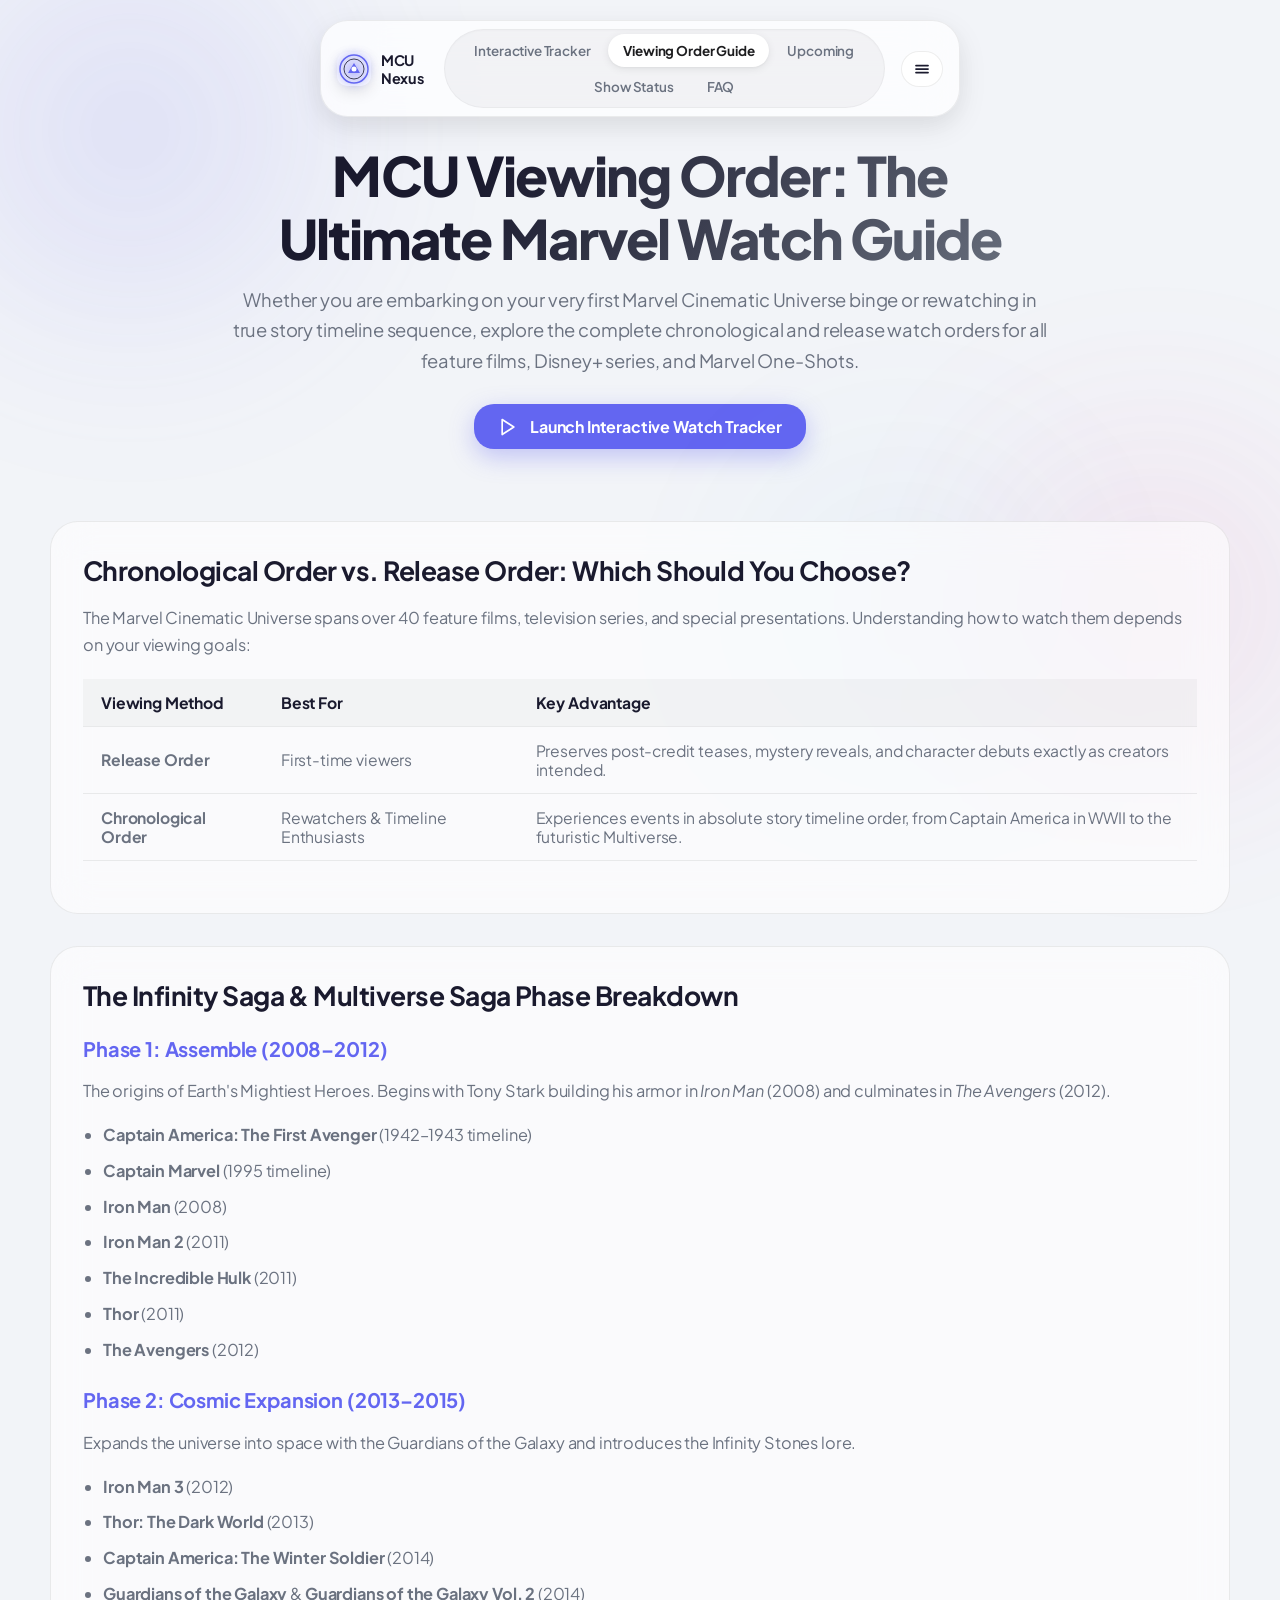
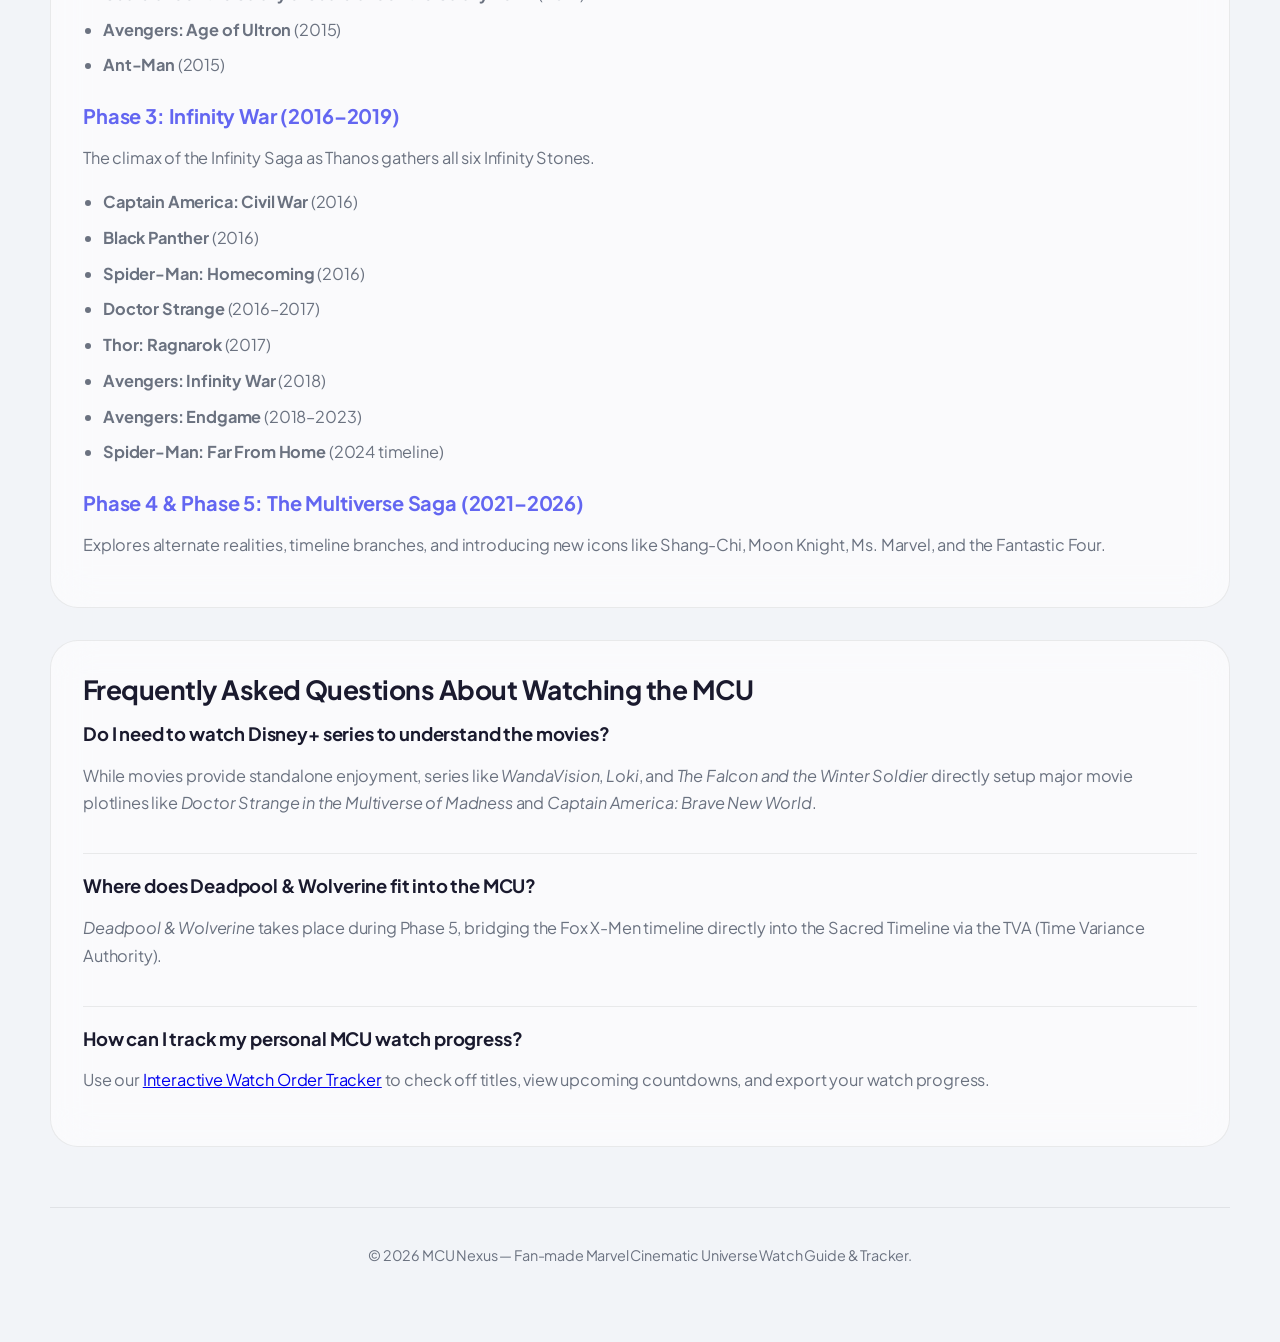
<file: mcu-viewing-order.html>
<!DOCTYPE html>
<html lang="en">

<head>
  <meta charset="UTF-8">
  <meta name="viewport" content="width=device-width, initial-scale=1.0, viewport-fit=cover">
  <meta name="theme-color" content="#eef1f6" id="theme-color-meta">

  <!-- SEO Primary Meta Tags -->
  <title>MCU Viewing Order — Complete Marvel Chronological & Release Watch Guide (2026)</title>
  <meta name="title" content="MCU Viewing Order — Complete Marvel Chronological & Release Watch Guide (2026)">
  <meta name="description"
    content="The ultimate Marvel Cinematic Universe (MCU) viewing order guide. Streamline your binge-watch with complete chronological timeline placements, release sequence, Phase 1-6 breakdowns, Disney+ series, and expert watch tips.">
  <meta name="keywords"
    content="MCU viewing order, Marvel movies in chronological order, Marvel watch order 2026, MCU release order, MCU Phase 1 to 6, how to watch Marvel movies, MCU timeline order, Marvel Cinematic Universe chronological list">
  <meta name="robots" content="index, follow">
  <link rel="canonical" href="https://mcunexus.com/mcu-viewing-order.html">

  <!-- Open Graph / Facebook Meta Tags -->
  <meta property="og:type" content="article">
  <meta property="og:url" content="https://mcunexus.com/mcu-viewing-order.html">
  <meta property="og:title" content="MCU Viewing Order — Complete Marvel Chronological & Release Watch Guide">
  <meta property="og:description"
    content="Master the Marvel Cinematic Universe timeline. Complete chronological watch order, phase breakdowns, and Disney+ series placements updated for 2026.">
  <meta property="og:image" content="mcu-embed.png">
  <meta property="og:site_name" content="MCU Nexus">

  <!-- Twitter Meta Tags -->
  <meta name="twitter:card" content="summary_large_image">
  <meta name="twitter:url" content="https://mcunexus.com/mcu-viewing-order.html">
  <meta name="twitter:title" content="MCU Viewing Order — Complete Marvel Chronological & Release Watch Guide">
  <meta name="twitter:description"
    content="Master the Marvel Cinematic Universe timeline. Complete chronological watch order, phase breakdowns, and Disney+ series placements updated for 2026.">
  <meta name="twitter:image" content="mcu-embed.png">

  <!-- Favicon & PWA -->
  <link rel="manifest" href="manifest.json">
  <link rel="icon" type="image/svg+xml" href="favicon/icon.svg">
  <link rel="icon" type="image/png" href="favicon/favicon-96x96.png" sizes="96x96">
  <link rel="apple-touch-icon" href="favicon/apple-touch-icon.png">

  <!-- Dark Mode Inline Flash Prevention Script -->
  <script>(function () { try { var t = localStorage.getItem('theme') || (matchMedia('(prefers-color-scheme:dark)').matches ? 'dark' : 'light'); if (t === 'dark') { document.documentElement.classList.add('dark'); var m = document.getElementById('theme-color-meta'); if (m) m.content = '#08090e'; } var mood = localStorage.getItem('mcu_mood_theme'); if (mood && mood !== 'classic') { document.documentElement.classList.add('theme-' + mood); } } catch(e) {} })()</script>

  <!-- Google Fonts & Stylesheet -->
  <link rel="preconnect" href="https://fonts.googleapis.com">
  <link rel="preconnect" href="https://fonts.gstatic.com" crossorigin>
  <link href="https://fonts.googleapis.com/css2?family=Plus+Jakarta+Sans:wght@300;400;500;600;700;800&display=swap"
    rel="stylesheet">
  <link rel="stylesheet" href="style.css?v=1.5.2">

  <!-- Structured Data JSON-LD Schemas -->
  <script type="application/ld+json">
  {
    "@context": "https://schema.org",
    "@graph": [
      {
        "@type": "WebPage",
        "@id": "https://mcunexus.com/mcu-viewing-order.html",
        "url": "https://mcunexus.com/mcu-viewing-order.html",
        "name": "MCU Viewing Order — Complete Marvel Chronological & Release Watch Guide",
        "description": "Comprehensive guide to watching all Marvel Cinematic Universe movies and series in chronological or release order.",
        "isPartOf": {
          "@type": "WebSite",
          "name": "MCU Nexus",
          "url": "https://mcunexus.com/"
        }
      },
      {
        "@type": "HowTo",
        "name": "How to Watch the Marvel Cinematic Universe in Chronological Order",
        "description": "Follow this step-by-step chronological timeline guide to experience the MCU in story chronological order.",
        "step": [
          {
            "@type": "HowToStep",
            "position": 1,
            "name": "Start with Captain America: The First Avenger",
            "text": "Set during World War II (1942–1943), Steve Rogers becomes Captain America and fights Hydra."
          },
          {
            "@type": "HowToStep",
            "position": 2,
            "name": "Experience Captain Marvel",
            "text": "Set in 1995, Carol Danvers discovers her cosmic origin during the Kree-Skrull war."
          },
          {
            "@type": "HowToStep",
            "position": 3,
            "name": "Watch Iron Man & Iron Man 2",
            "text": "Tony Stark reveals his armor to the world (2008–2011), launching the modern Superhero Age."
          },
          {
            "@type": "HowToStep",
            "position": 4,
            "name": "Witness The Avengers Assembly",
            "text": "Earth's Mightiest Heroes unite in New York City (2012) to stop Loki and the Chitauri."
          }
        ]
      },
      {
        "@type": "FAQPage",
        "mainEntity": [
          {
            "@type": "Question",
            "name": "Should I watch the MCU in Chronological Order or Release Order?",
            "acceptedAnswer": {
              "@type": "Answer",
              "text": "If you are a first-time viewer, Release Order is recommended so post-credits teasers and character introductions reveal themselves naturally. For returning fans, Chronological Order offers an immersive narrative flow across centuries."
            }
          },
          {
            "@type": "Question",
            "name": "Where do Disney+ Marvel series fit in the MCU timeline?",
            "acceptedAnswer": {
              "@type": "Answer",
              "text": "Disney+ series like WandaVision, The Falcon and the Winter Soldier, Loki, Hawkeye, and Moon Knight take place primarily in Phase 4 and Phase 5 after the events of Avengers: Endgame."
            }
          }
        ]
      }
    ]
  }
  </script>

  <style>
    .seo-hero {
      padding: 48px 0 32px 0;
      text-align: center;
      max-width: 820px;
      margin: 0 auto;
    }

    .seo-hero h1 {
      font-size: clamp(2.2rem, 5vw, 3.4rem);
      font-weight: 800;
      line-height: 1.15;
      letter-spacing: -0.035em;
      margin: 0 0 16px 0;
      background: linear-gradient(135deg, var(--text) 30%, var(--muted));
      -webkit-background-clip: text;
      -webkit-text-fill-color: transparent;
      background-clip: text;
    }

    .seo-hero p {
      font-size: 1.15rem;
      color: var(--muted);
      line-height: 1.65;
      margin: 0 0 28px 0;
    }

    .seo-cta-box {
      display: inline-flex;
      align-items: center;
      gap: 12px;
      padding: 12px 24px;
      background: var(--accent);
      color: #ffffff;
      border-radius: var(--radius-lg);
      font-weight: 700;
      text-decoration: none;
      box-shadow: 0 8px 24px rgba(99, 102, 241, 0.35);
      transition: transform 0.25s ease, box-shadow 0.25s ease;
    }

    .seo-cta-box:hover {
      transform: translateY(-2px);
      box-shadow: 0 12px 32px rgba(99, 102, 241, 0.45);
    }

    .seo-content-grid {
      display: grid;
      grid-template-columns: 1fr;
      gap: 32px;
      margin-top: 40px;
    }

    .seo-card {
      background: var(--surface);
      border: 1px solid var(--border);
      border-radius: var(--radius-xl);
      padding: 32px;
      backdrop-filter: blur(20px);
    }

    .seo-card h2 {
      font-size: 1.65rem;
      font-weight: 700;
      letter-spacing: -0.02em;
      margin-top: 0;
      margin-bottom: 16px;
      color: var(--text);
    }

    .seo-card h3 {
      font-size: 1.25rem;
      font-weight: 700;
      margin-top: 24px;
      margin-bottom: 12px;
      color: var(--accent);
    }

    .seo-card p,
    .seo-card li {
      color: var(--muted);
      line-height: 1.7;
      font-size: 1.02rem;
    }

    .seo-list {
      padding-left: 20px;
      margin: 12px 0 24px 0;
    }

    .seo-list li {
      margin-bottom: 8px;
    }

    .comparison-table-wrapper {
      overflow-x: auto;
      margin: 20px 0;
    }

    .comparison-table {
      width: 100%;
      border-collapse: collapse;
      text-align: left;
      font-size: 0.98rem;
    }

    .comparison-table th,
    .comparison-table td {
      padding: 14px 18px;
      border-bottom: 1px solid var(--border);
    }

    .comparison-table th {
      background: rgba(0, 0, 0, 0.03);
      color: var(--text);
      font-weight: 700;
    }

    body.dark .comparison-table th {
      background: rgba(255, 255, 255, 0.04);
    }

    .comparison-table td {
      color: var(--muted);
    }

    .seo-faq-item {
      margin-bottom: 20px;
      padding-bottom: 20px;
      border-bottom: 1px solid var(--border);
    }

    .seo-faq-item:last-child {
      border-bottom: none;
      padding-bottom: 0;
    }

    .seo-faq-item h3 {
      font-size: 1.15rem;
      color: var(--text);
      margin: 0 0 8px 0;
    }
  </style>
</head>

<body>
  <div class="page-shell">

    <!-- Topbar Navigation -->
    <header class="topbar">
      <div class="brand">
        <a href="index.html" class="brand-mark" aria-label="MCU Nexus Home">
          <svg class="arc-logo-svg" viewBox="0 0 32 32" fill="none" xmlns="http://www.w3.org/2000/svg">
            <circle class="arc-ring-outer" cx="16" cy="16" r="14" stroke="currentColor" stroke-width="1.5"
              stroke-linecap="round" />
            <circle class="arc-ring-inner" cx="16" cy="16" r="10" stroke="currentColor" stroke-width="1"
              stroke-dasharray="10 4" />
            <polygon class="arc-core" points="16,10 22,20 10,20" fill="currentColor" />
            <circle cx="16" cy="16" r="2.5" fill="#ffffff" />
          </svg>
        </a>
        <a href="index.html" class="brand-text-link">
          <span class="brand-text">
            <strong>MCU Nexus</strong>
          </span>
        </a>
      </div>
      <nav class="topbar-nav" aria-label="Primary">
        <a href="index.html">Interactive Tracker</a>
        <a href="mcu-viewing-order.html" aria-current="page">Viewing Order Guide</a>
        <a href="upcoming.html">Upcoming</a>
        <a href="shows.html">Show Status</a>
        <a href="faq.html">FAQ</a>
      </nav>
      <div class="topbar-actions">
        <div class="menu-toggle">
          <button id="hamburger" type="button" aria-label="Menu" aria-expanded="false" aria-controls="dropdown">
            <svg id="hamburger-icon" class="hamburger-icon" width="16" height="16" viewBox="0 0 16 16" fill="none"
              stroke="currentColor" stroke-width="1.75" stroke-linecap="round">
              <line x1="2" y1="4.5" x2="14" y2="4.5" />
              <line x1="2" y1="8" x2="14" y2="8" />
              <line x1="2" y1="11.5" x2="14" y2="11.5" />
            </svg>
          </button>
          <div id="dropdown" class="dropdown hidden">
            <a href="index.html">
              <img src="assets/menubar/home.svg" class="dropdown-icon" alt="">
              <span>Interactive Tracker</span>
            </a>
            <a href="mcu-viewing-order.html" aria-current="page">
              <img src="assets/menubar/articles.svg" class="dropdown-icon" alt="">
              <span>SEO Viewing Guide</span>
            </a>
            <a href="upcoming.html">
              <img src="assets/menubar/articles.svg" class="dropdown-icon" alt="">
              <span>Upcoming</span>
            </a>
            <a href="shows.html">
              <img src="assets/menubar/products.svg" class="dropdown-icon" alt="">
              <span>Show Status</span>
            </a>
            <a href="faq.html">
              <img src="assets/menubar/faq.svg" class="dropdown-icon" alt="">
              <span>FAQ</span>
            </a>
            <a href="changelog.html">
              <img src="assets/menubar/changelog.svg" class="dropdown-icon" alt="">
              <span>Changelog</span>
            </a>
          </div>
        </div>
      </div>
    </header>

    <!-- Main Content Area -->
    <main id="main-content" class="main-content">

      <!-- Hero Header -->
      <section class="seo-hero">
        <h1>MCU Viewing Order: The Ultimate Marvel Watch Guide</h1>
        <p>Whether you are embarking on your very first Marvel Cinematic Universe binge or rewatching in true story
          timeline sequence, explore the complete chronological and release watch orders for all feature films, Disney+
          series, and Marvel One-Shots.</p>
        <a href="index.html" class="seo-cta-box">
          <svg width="20" height="20" viewBox="0 0 24 24" fill="none" stroke="currentColor" stroke-width="2"
            stroke-linecap="round" stroke-linejoin="round">
            <polygon points="5 3 19 12 5 21 5 3"></polygon>
          </svg>
          Launch Interactive Watch Tracker
        </a>
      </section>

      <!-- Main SEO Content Grid -->
      <div class="seo-content-grid">

        <!-- Section 1: Chronological vs Release Order -->
        <article class="seo-card">
          <h2>Chronological Order vs. Release Order: Which Should You Choose?</h2>
          <p>The Marvel Cinematic Universe spans over 40 feature films, television series, and special presentations.
            Understanding how to watch them depends on your viewing goals:</p>

          <div class="comparison-table-wrapper">
            <table class="comparison-table">
              <thead>
                <tr>
                  <th>Viewing Method</th>
                  <th>Best For</th>
                  <th>Key Advantage</th>
                </tr>
              </thead>
              <tbody>
                <tr>
                  <td><strong>Release Order</strong></td>
                  <td>First-time viewers</td>
                  <td>Preserves post-credit teases, mystery reveals, and character debuts exactly as creators intended.
                  </td>
                </tr>
                <tr>
                  <td><strong>Chronological Order</strong></td>
                  <td>Rewatchers & Timeline Enthusiasts</td>
                  <td>Experiences events in absolute story timeline order, from Captain America in WWII to the
                    futuristic Multiverse.</td>
                </tr>
              </tbody>
            </table>
          </div>
        </article>

        <!-- Section 2: Phase Breakdown -->
        <article class="seo-card">
          <h2>The Infinity Saga & Multiverse Saga Phase Breakdown</h2>

          <h3>Phase 1: Assemble (2008–2012)</h3>
          <p>The origins of Earth's Mightiest Heroes. Begins with Tony Stark building his armor in <em>Iron Man</em>
            (2008) and culminates in <em>The Avengers</em> (2012).</p>
          <ul class="seo-list">
            <li><strong>Captain America: The First Avenger</strong> (1942–1943 timeline)</li>
            <li><strong>Captain Marvel</strong> (1995 timeline)</li>
            <li><strong>Iron Man</strong> (2008)</li>
            <li><strong>Iron Man 2</strong> (2011)</li>
            <li><strong>The Incredible Hulk</strong> (2011)</li>
            <li><strong>Thor</strong> (2011)</li>
            <li><strong>The Avengers</strong> (2012)</li>
          </ul>

          <h3>Phase 2: Cosmic Expansion (2013–2015)</h3>
          <p>Expands the universe into space with the Guardians of the Galaxy and introduces the Infinity Stones lore.
          </p>
          <ul class="seo-list">
            <li><strong>Iron Man 3</strong> (2012)</li>
            <li><strong>Thor: The Dark World</strong> (2013)</li>
            <li><strong>Captain America: The Winter Soldier</strong> (2014)</li>
            <li><strong>Guardians of the Galaxy</strong> & <strong>Guardians of the Galaxy Vol. 2</strong> (2014)</li>
            <li><strong>Avengers: Age of Ultron</strong> (2015)</li>
            <li><strong>Ant-Man</strong> (2015)</li>
          </ul>

          <h3>Phase 3: Infinity War (2016–2019)</h3>
          <p>The climax of the Infinity Saga as Thanos gathers all six Infinity Stones.</p>
          <ul class="seo-list">
            <li><strong>Captain America: Civil War</strong> (2016)</li>
            <li><strong>Black Panther</strong> (2016)</li>
            <li><strong>Spider-Man: Homecoming</strong> (2016)</li>
            <li><strong>Doctor Strange</strong> (2016–2017)</li>
            <li><strong>Thor: Ragnarok</strong> (2017)</li>
            <li><strong>Avengers: Infinity War</strong> (2018)</li>
            <li><strong>Avengers: Endgame</strong> (2018–2023)</li>
            <li><strong>Spider-Man: Far From Home</strong> (2024 timeline)</li>
          </ul>

          <h3>Phase 4 & Phase 5: The Multiverse Saga (2021–2026)</h3>
          <p>Explores alternate realities, timeline branches, and introducing new icons like Shang-Chi, Moon Knight, Ms.
            Marvel, and the Fantastic Four.</p>
        </article>

        <!-- Section 3: Frequently Asked Questions (FAQ) -->
        <article class="seo-card">
          <h2>Frequently Asked Questions About Watching the MCU</h2>

          <div class="seo-faq-item">
            <h3>Do I need to watch Disney+ series to understand the movies?</h3>
            <p>While movies provide standalone enjoyment, series like <em>WandaVision</em>, <em>Loki</em>, and <em>The
                Falcon and the Winter Soldier</em> directly setup major movie plotlines like <em>Doctor Strange in the
                Multiverse of Madness</em> and <em>Captain America: Brave New World</em>.</p>
          </div>

          <div class="seo-faq-item">
            <h3>Where does Deadpool & Wolverine fit into the MCU?</h3>
            <p><em>Deadpool & Wolverine</em> takes place during Phase 5, bridging the Fox X-Men timeline directly into
              the Sacred Timeline via the TVA (Time Variance Authority).</p>
          </div>

          <div class="seo-faq-item">
            <h3>How can I track my personal MCU watch progress?</h3>
            <p>Use our <a href="index.html">Interactive Watch Order Tracker</a> to check off titles, view upcoming
              countdowns, and export your watch progress.</p>
          </div>
        </article>

      </div>
    </main>

    <!-- Footer -->
    <footer class="footer"
      style="margin-top:40px; padding:24px 0; border-top:1px solid var(--border); text-align:center; color:var(--muted); font-size:0.9rem;">
      <p>© 2026 MCU Nexus — Fan-made Marvel Cinematic Universe Watch Guide & Tracker.</p>
    </footer>
  </div>

  <!-- Main Theme Logic Script -->
  <script>
      (function () {
        var safeStorage = {
          get: function (k, fb) { try { var v = localStorage.getItem(k); return v !== null ? v : fb; } catch (e) { return fb; } }
        };

        var theme = safeStorage.get('theme', matchMedia('(prefers-color-scheme:dark)').matches ? 'dark' : 'light');
        document.documentElement.classList.toggle('dark', theme === 'dark');
        document.body.classList.toggle('dark', theme === 'dark');

        var mood = safeStorage.get('mcu_mood_theme');
        if (mood && mood !== 'classic') {
          document.documentElement.classList.add('theme-' + mood);
          document.body.classList.add('theme-' + mood);
        }

        var hamburger = document.getElementById("hamburger");
        var hamburgerIcon = document.getElementById("hamburger-icon");
        var dropdown = document.getElementById("dropdown");

        function closeMenu() {
          if (dropdown) dropdown.classList.add("hidden");
          if (hamburger) hamburger.setAttribute("aria-expanded", "false");
          if (hamburgerIcon) hamburgerIcon.classList.remove("open");
        }

        hamburger?.addEventListener("click", function (e) {
          e.stopPropagation();
          var isOpen = !dropdown.classList.toggle("hidden");
          hamburger.setAttribute("aria-expanded", String(isOpen));
          hamburgerIcon.classList.toggle("open", isOpen);
        });

        dropdown?.addEventListener("click", function (e) { e.stopPropagation(); });
        document.addEventListener("click", closeMenu);
        document.addEventListener("keydown", function (e) {
          if (e.key === "Escape") closeMenu();
        });

        if ('serviceWorker' in navigator && (window.location.protocol === 'http:' || window.location.protocol === 'https:')) {
          window.addEventListener('load', function () {
            navigator.serviceWorker.register('sw.js', { scope: './' }).catch(function () {});
          });
        }
      })();
  </script>
</body>

</html>
</file>
<file: style.css>
/* ─── Apple-Style Premium Design Tokens ─── */
@view-transition {
  navigation: auto;
}

::view-transition-old(root),
::view-transition-new(root) {
  animation-duration: 0.22s;
  animation-timing-function: cubic-bezier(0.16, 1, 0.3, 1);
}

:root {
  color-scheme: light;
  --bg: #f2f4f8;
  --page-background-color: #f2f4f8;
  --page-background:
    radial-gradient(circle at 10% 20%, rgba(99, 102, 241, 0.06), transparent 45%),
    radial-gradient(circle at 85% 10%, rgba(244, 114, 182, 0.05), transparent 35%),
    radial-gradient(circle at 50% 80%, rgba(14, 165, 233, 0.04), transparent 40%),
    radial-gradient(circle at 30% 50%, rgba(168, 85, 247, 0.03), transparent 35%),
    #f2f4f8;
  --bg-elevated: rgba(255, 255, 255, 0.72);
  --bg-strong: rgba(255, 255, 255, 0.88);
  --surface: rgba(255, 255, 255, 0.58);
  --surface-hover: rgba(255, 255, 255, 0.92);
  --border: rgba(0, 0, 0, 0.07);
  --text: #1a1a2e;
  --muted: #6b7280;
  --accent: #6366f1;
  --accent-secondary: #ec4899;
  --accent-soft: rgba(99, 102, 241, 0.1);
  --glow-1: rgba(99, 102, 241, 0.35);
  --glow-2: rgba(236, 72, 153, 0.25);
  --glow-3: rgba(14, 165, 233, 0.2);
  --shadow: 0 20px 40px rgba(0, 0, 0, 0.05);
  --shadow-soft: 0 8px 30px rgba(0, 0, 0, 0.04);
  --card-shadow: 0 4px 20px rgba(0, 0, 0, 0.025);
  --radius-xl: 28px;
  --radius-lg: 20px;
  --radius-md: 14px;
  --radius-sm: 10px;
  --max-width: 1180px;
}

html.dark,
body.dark {
  color-scheme: dark;
  --bg: #08090e;
  --page-background-color: #08090e;
  --page-background:
    radial-gradient(ellipse at 10% 20%, rgba(99, 102, 241, 0.12), transparent 50%),
    radial-gradient(ellipse at 90% 15%, rgba(236, 72, 153, 0.08), transparent 40%),
    radial-gradient(ellipse at 50% 50%, rgba(14, 165, 233, 0.05), transparent 45%),
    radial-gradient(ellipse at 70% 80%, rgba(168, 85, 247, 0.06), transparent 40%),
    radial-gradient(rgba(255, 255, 255, 0.018) 1px, transparent 1px),
    #08090e;
  --bg-elevated: rgba(18, 19, 28, 0.72);
  --bg-strong: rgba(22, 24, 36, 0.85);
  --surface: rgba(24, 26, 40, 0.55);
  --surface-hover: rgba(36, 38, 56, 0.78);
  --border: rgba(255, 255, 255, 0.07);
  --text: #f0f0f5;
  --muted: #8b8fa4;
  --accent: #818cf8;
  --accent-secondary: #f472b6;
  --accent-soft: rgba(129, 140, 248, 0.14);
  --glow-1: rgba(129, 140, 248, 0.4);
  --glow-2: rgba(244, 114, 182, 0.3);
  --glow-3: rgba(56, 189, 248, 0.25);
  --shadow: 0 30px 60px rgba(0, 0, 0, 0.5);
  --shadow-soft: 0 12px 40px rgba(0, 0, 0, 0.3);
  --card-shadow: inset 0 1px 0 rgba(255, 255, 255, 0.06);
  background-color: var(--page-background-color);
  background-image: var(--page-background);
  background-size: 100% 100%, 100% 100%, 100% 100%, 100% 100%, 24px 24px, 100% 100%;
}

*, *::before, *::after { box-sizing: border-box; }

html {
  scroll-behavior: smooth;
  overflow-x: clip;
  background-color: var(--page-background-color);
  background-image: var(--page-background);
}

/* Modern Minimalist Scrollbars */
::-webkit-scrollbar {
  width: 8px;
  height: 8px;
}
::-webkit-scrollbar-track {
  background: transparent;
}
::-webkit-scrollbar-thumb {
  background: rgba(134, 134, 139, 0.2);
  border-radius: 99px;
  border: 2px solid transparent;
  background-clip: padding-box;
}
::-webkit-scrollbar-thumb:hover {
  background: rgba(134, 134, 139, 0.45);
  border-radius: 99px;
  border: 2px solid transparent;
  background-clip: padding-box;
}

body {
  font-family: 'Plus Jakarta Sans', -apple-system, BlinkMacSystemFont, "SF Pro Display", "SF Pro Text", "Segoe UI", Roboto, Helvetica, Arial, sans-serif;
  margin: 0;
  min-height: 100vh;
  min-height: 100dvh;
  padding-top: env(safe-area-inset-top);
  padding-bottom: env(safe-area-inset-bottom);
  color: var(--text);
  background-color: var(--page-background-color);
  background-image: var(--page-background);
  overflow-x: clip;
  -webkit-font-smoothing: antialiased;
  letter-spacing: -0.01em;
}

/* Ambient glow orbs — Breathing Cosmic Tapestry */
body::before,
body::after {
  content: "";
  position: fixed;
  inset: auto;
  pointer-events: none;
  z-index: 0;
  border-radius: 999px;
  filter: blur(100px);
  opacity: 0.6;
  transition: all 1s ease;
}
body::before {
  width: 500px;
  height: 500px;
  top: -120px;
  left: -120px;
  background: radial-gradient(circle, var(--glow-1, rgba(99, 102, 241, 0.35)) 0%, transparent 70%);
  animation: ambientFloat1 18s infinite alternate ease-in-out;
}
body::after {
  width: 450px;
  height: 450px;
  right: -100px;
  bottom: 8%;
  background: radial-gradient(circle, var(--glow-2, rgba(236, 72, 153, 0.25)) 0%, transparent 70%);
  animation: ambientFloat2 22s infinite alternate ease-in-out;
}

/* Third ambient orb for tri-color depth */
.page-shell::before {
  content: "";
  position: fixed;
  width: 400px;
  height: 400px;
  top: 45%;
  left: 55%;
  pointer-events: none;
  z-index: 0;
  border-radius: 999px;
  filter: blur(110px);
  opacity: 0.4;
  background: radial-gradient(circle, var(--glow-3, rgba(14, 165, 233, 0.2)) 0%, transparent 70%);
  animation: ambientFloat3 26s infinite alternate ease-in-out;
}

@keyframes ambientFloat1 {
  0% {
    transform: translate(0, 0) scale(1);
    opacity: 0.55;
  }
  33% {
    transform: translate(80px, 50px) scale(1.2);
    opacity: 0.7;
  }
  66% {
    transform: translate(30px, 90px) scale(0.9);
    opacity: 0.5;
  }
  100% {
    transform: translate(-40px, 60px) scale(1.1);
    opacity: 0.6;
  }
}

@keyframes ambientFloat2 {
  0% {
    transform: translate(0, 0) scale(1);
    opacity: 0.5;
  }
  33% {
    transform: translate(-60px, -70px) scale(1.25);
    opacity: 0.65;
  }
  66% {
    transform: translate(-20px, -120px) scale(0.85);
    opacity: 0.45;
  }
  100% {
    transform: translate(40px, -40px) scale(1.05);
    opacity: 0.55;
  }
}

@keyframes ambientFloat3 {
  0% {
    transform: translate(0, 0) scale(1);
    opacity: 0.35;
  }
  50% {
    transform: translate(-70px, 50px) scale(1.3);
    opacity: 0.5;
  }
  100% {
    transform: translate(50px, -30px) scale(0.9);
    opacity: 0.3;
  }
}

/* ─── Background Hero Character Decorations ─── */
.hero-bg-decorations {
  position: fixed;
  inset: 0;
  z-index: 0;
  pointer-events: none;
  overflow: hidden;
}

.hero-bg-art {
  position: absolute;
  background-size: contain;
  background-repeat: no-repeat;
  background-position: center;
  opacity: 0;
  transition: opacity 1.5s ease, filter 1.5s ease;
  mix-blend-mode: screen;
}

/* Only show in dark mode */
body.dark .hero-bg-art {
  opacity: 0.035;
}

/* Default theme: shield (top-right), web (bottom-left), reactor (center-right) */
.hero-bg-1 {
  width: 420px;
  height: 420px;
  top: 5%;
  right: -60px;
  background-image: url('assets/silhouettes/shield.webp');
  filter: blur(1px) saturate(0.3);
  animation: heroDrift1 35s infinite alternate ease-in-out;
}

.hero-bg-2 {
  width: 380px;
  height: 380px;
  bottom: 8%;
  left: -50px;
  background-image: url('assets/silhouettes/web.webp');
  filter: blur(1.5px) saturate(0.3);
  animation: heroDrift2 40s infinite alternate ease-in-out;
}

.hero-bg-3 {
  width: 300px;
  height: 300px;
  top: 40%;
  right: 5%;
  background-image: url('assets/silhouettes/reactor.webp');
  filter: blur(0.5px) saturate(0.4);
  animation: heroDrift3 30s infinite alternate ease-in-out;
}

/* Stark Theme: Arc Reactor + Shield */
body.dark.theme-stark .hero-bg-1 {
  opacity: 0.16;
  background-image: url('assets/silhouettes/reactor.webp');
  filter: blur(0px) saturate(1.2) drop-shadow(0 0 25px var(--accent)) drop-shadow(0 0 5px var(--accent-secondary));
  top: 3%;
  right: -40px;
  width: 500px;
  height: 500px;
}
body.dark.theme-stark .hero-bg-2 {
  opacity: 0.10;
  background-image: url('assets/silhouettes/shield.webp');
  filter: blur(0.5px) saturate(1) drop-shadow(0 0 15px var(--accent-secondary));
}
body.dark.theme-stark .hero-bg-3 {
  opacity: 0.06;
  background-image: url('assets/silhouettes/mjolnir.webp');
  filter: blur(1px) saturate(0.8) drop-shadow(0 0 8px var(--accent));
}

/* TVA Theme: Mjolnir + Portal */
body.dark.theme-tva .hero-bg-1 {
  opacity: 0.16;
  background-image: url('assets/silhouettes/mjolnir.webp');
  filter: blur(0px) saturate(1.2) sepia(0.3) drop-shadow(0 0 25px var(--accent)) drop-shadow(0 0 5px var(--accent-secondary));
  width: 450px;
  height: 450px;
}
body.dark.theme-tva .hero-bg-2 {
  opacity: 0.10;
  background-image: url('assets/silhouettes/portal.webp');
  filter: blur(0.5px) saturate(1) sepia(0.2) drop-shadow(0 0 15px var(--accent-secondary));
}
body.dark.theme-tva .hero-bg-3 {
  opacity: 0.06;
  background-image: url('assets/silhouettes/reactor.webp');
  filter: blur(1px) saturate(0.8) sepia(0.3) drop-shadow(0 0 8px var(--accent));
}

/* Wakanda Theme: Panther + Web */
body.dark.theme-wakanda .hero-bg-1 {
  opacity: 0.16;
  background-image: url('assets/silhouettes/panther.webp');
  filter: blur(0px) saturate(1.2) drop-shadow(0 0 25px var(--accent)) drop-shadow(0 0 5px var(--accent-secondary));
  width: 480px;
  height: 480px;
  top: 2%;
  right: -30px;
}
body.dark.theme-wakanda .hero-bg-2 {
  opacity: 0.10;
  background-image: url('assets/silhouettes/web.webp');
  filter: blur(0.5px) saturate(1) drop-shadow(0 0 15px var(--accent-secondary));
}
body.dark.theme-wakanda .hero-bg-3 {
  opacity: 0.06;
  background-image: url('assets/silhouettes/shield.webp');
  filter: blur(1px) saturate(0.8) drop-shadow(0 0 8px var(--accent));
}

/* Sorcerer Theme: Portal + Reactor */
body.dark.theme-sorcerer .hero-bg-1 {
  opacity: 0.16;
  background-image: url('assets/silhouettes/portal.webp');
  filter: blur(0px) saturate(1.2) drop-shadow(0 0 25px var(--accent)) drop-shadow(0 0 5px var(--accent-secondary));
  width: 500px;
  height: 500px;
  top: 2%;
  right: -50px;
  animation: magicPortalRotate 50s linear infinite !important;
  will-change: transform;
  transform: translate3d(0, 0, 0);
  backface-visibility: hidden;
}
body.dark.theme-sorcerer .hero-bg-2 {
  opacity: 0.10;
  background-image: url('assets/silhouettes/reactor.webp');
  filter: blur(0.5px) saturate(1) drop-shadow(0 0 15px var(--accent-secondary));
}
body.dark.theme-sorcerer .hero-bg-3 {
  opacity: 0.06;
  background-image: url('assets/silhouettes/mjolnir.webp');
  filter: blur(1px) saturate(0.8) drop-shadow(0 0 8px var(--accent));
}

/* Spider-Man Theme: Web + Shield */
body.dark.theme-spiderman .hero-bg-1 {
  opacity: 0.16;
  background-image: url('assets/silhouettes/web.webp');
  filter: blur(0px) saturate(1.2) drop-shadow(0 0 25px var(--accent)) drop-shadow(0 0 5px var(--accent-secondary));
  width: 480px;
  height: 480px;
  top: 2%;
  right: -30px;
}
body.dark.theme-spiderman .hero-bg-2 {
  opacity: 0.10;
  background-image: url('assets/silhouettes/shield.webp');
  filter: blur(0.5px) saturate(1) drop-shadow(0 0 15px var(--accent-secondary));
}
body.dark.theme-spiderman .hero-bg-3 {
  opacity: 0.06;
  background-image: url('assets/silhouettes/reactor.webp');
  filter: blur(1px) saturate(0.8) drop-shadow(0 0 8px var(--accent));
}

/* Captain America Theme: Shield + Mjolnir */
body.dark.theme-captain .hero-bg-1 {
  opacity: 0.16;
  background-image: url('assets/silhouettes/shield.webp');
  filter: blur(0px) saturate(1.2) drop-shadow(0 0 25px var(--accent)) drop-shadow(0 0 5px var(--accent-secondary));
  width: 480px;
  height: 480px;
  top: 3%;
  right: -40px;
}
body.dark.theme-captain .hero-bg-2 {
  opacity: 0.10;
  background-image: url('assets/silhouettes/mjolnir.webp');
  filter: blur(0.5px) saturate(1) drop-shadow(0 0 15px var(--accent-secondary));
}
body.dark.theme-captain .hero-bg-3 {
  opacity: 0.06;
  background-image: url('assets/silhouettes/reactor.webp');
  filter: blur(1px) saturate(0.8) drop-shadow(0 0 8px var(--accent));
}

@keyframes magicPortalRotate {
  0% { transform: rotate(0deg); }
  100% { transform: rotate(360deg); }
}

/* Hero drift animations — slow, subtle parallax floating */
@keyframes heroDrift1 {
  0% {
    transform: translate(0, 0) rotate(0deg) scale(1);
  }
  33% {
    transform: translate(-20px, 30px) rotate(3deg) scale(1.04);
  }
  66% {
    transform: translate(15px, -15px) rotate(-2deg) scale(0.98);
  }
  100% {
    transform: translate(-10px, 20px) rotate(1deg) scale(1.02);
  }
}

@keyframes heroDrift2 {
  0% {
    transform: translate(0, 0) rotate(0deg) scale(1);
  }
  33% {
    transform: translate(25px, -20px) rotate(-2deg) scale(1.05);
  }
  66% {
    transform: translate(-15px, 25px) rotate(3deg) scale(0.96);
  }
  100% {
    transform: translate(10px, -10px) rotate(-1deg) scale(1.03);
  }
}

@keyframes heroDrift3 {
  0% {
    transform: translate(0, 0) rotate(0deg) scale(1);
  }
  50% {
    transform: translate(-30px, 20px) rotate(4deg) scale(1.06);
  }
  100% {
    transform: translate(20px, -25px) rotate(-3deg) scale(0.97);
  }
}

/* Hide hero decorations on mobile for performance */
@media (max-width: 900px) {
  .hero-bg-decorations {
    display: none;
  }
}

/* Hide hero decorations in print mode */
body.print-mode .hero-bg-decorations {
  display: none !important;
}

@keyframes slideDownFade {
  from {
    opacity: 0;
    transform: translateY(-12px) scale(0.95);
  }
  to {
    opacity: 1;
    transform: translateY(0) scale(1);
  }
}

/* ─── Page shell ─── */
.page-shell {
  position: relative;
  z-index: 1;
  width: min(calc(100% - 32px), var(--max-width));
  margin: 0 auto;
  padding: max(96px, calc(72px + env(safe-area-inset-top))) 0 max(40px, env(safe-area-inset-bottom));
  display: flex;
  flex-direction: column;
  gap: 20px;
}

/* ─── Apple-Style Floating Top Deck ─── */
.topbar {
  view-transition-name: main-topbar;
  position: fixed;
  top: 20px;
  bottom: auto;
  left: 50%;
  transform: translateX(-50%);
  z-index: 1000;
  display: flex;
  align-items: center;
  justify-content: space-between;
  gap: 16px;
  padding: 8px 16px;
  border: 1px solid var(--border);
  border-radius: var(--radius-xl);
  background: var(--bg-elevated);
  backdrop-filter: blur(28px) saturate(160%);
  -webkit-backdrop-filter: blur(28px) saturate(160%);
  box-shadow: 0 10px 30px rgba(0, 0, 0, 0.08), var(--shadow-soft);
  transition: all 0.4s cubic-bezier(0.16, 1, 0.3, 1);
  width: auto;
  max-width: 92vw;
}
body.dark .topbar {
  background: rgba(18, 19, 28, 0.8);
  border-color: rgba(255, 255, 255, 0.1);
  box-shadow: 0 20px 50px rgba(0, 0, 0, 0.4), 0 0 30px var(--accent-soft);
}

.brand {
  display: inline-flex;
  align-items: center;
  gap: 10px;
  min-width: 0;
}

.brand-text-link {
  text-decoration: none;
  color: var(--text);
  min-width: 0;
  display: flex;
}

.brand-mark {
  width: 34px;
  height: 34px;
  border-radius: var(--radius-sm);
  object-fit: cover;
  box-shadow: 0 6px 15px rgba(0, 0, 0, 0.1);
  flex-shrink: 0;
  display: flex;
  align-items: center;
  justify-content: center;
  transition: transform 0.4s cubic-bezier(0.16, 1, 0.3, 1);
}
.brand-mark:hover {
  transform: scale(1.15) rotate(15deg);
}

.brand-text {
  display: flex;
  flex-direction: column;
  gap: 1px;
  min-width: 0;
}
.brand-text strong {
  font-size: 0.9rem;
  font-weight: 700;
  letter-spacing: -0.02em;
  color: var(--text);
}
body.dark .brand-text strong {
  background: none;
  -webkit-background-clip: unset;
  background-clip: unset;
  -webkit-text-fill-color: unset;
  color: #ffffff;
  text-shadow: 0 0 12px rgba(255, 255, 255, 0.15);
}
.brand-text span {
  font-size: 0.72rem;
  color: var(--muted);
  font-weight: 500;
}

.topbar-nav {
  view-transition-name: main-topbar-nav;
  display: flex;
  align-items: center;
  justify-content: center;
  gap: 3px;
  flex-wrap: wrap;
  background: rgba(134, 134, 139, 0.08);
  padding: 4px;
  border-radius: 999px;
  border: 1px solid rgba(0, 0, 0, 0.04);
  box-shadow: inset 0 1px 2px rgba(0, 0, 0, 0.02);
  transition: background 0.3s cubic-bezier(0.16, 1, 0.3, 1), border-color 0.3s cubic-bezier(0.16, 1, 0.3, 1);
}
body.dark .topbar-nav {
  background: rgba(255, 255, 255, 0.04);
  border-color: rgba(255, 255, 255, 0.06);
  box-shadow: inset 0 1px 2px rgba(0, 0, 0, 0.2);
}

.topbar-nav a {
  display: inline-flex;
  align-items: center;
  gap: 6px;
  padding: 7px 14px;
  border-radius: 999px;
  text-decoration: none;
  font-size: 0.84rem;
  font-weight: 600;
  color: var(--muted);
  transition: color 0.2s cubic-bezier(0.16, 1, 0.3, 1),
              background 0.2s cubic-bezier(0.16, 1, 0.3, 1),
              box-shadow 0.2s cubic-bezier(0.16, 1, 0.3, 1),
              transform 0.15s cubic-bezier(0.16, 1, 0.3, 1);
  border: 1px solid transparent;
  transform-origin: center center;
  user-select: none;
  -webkit-user-select: none;
}

.topbar-nav a:hover {
  color: var(--text);
  background: rgba(134, 134, 139, 0.1);
  transform: translateY(-1px);
}
body.dark .topbar-nav a:hover {
  background: rgba(255, 255, 255, 0.08);
}

.topbar-nav a:active {
  transform: scale(0.97);
}

/* Apple-style Active Page Tab Indicator */
.topbar-nav a[aria-current="page"] {
  background: #ffffff;
  color: #1d1d1f;
  box-shadow: 0 2px 8px rgba(0, 0, 0, 0.08), 0 1px 2px rgba(0, 0, 0, 0.04);
  font-weight: 700;
  cursor: default;
}
.topbar-nav a[aria-current="page"]:hover {
  transform: none;
  background: #ffffff;
  color: #1d1d1f;
}
body.dark .topbar-nav a[aria-current="page"] {
  background: rgba(255, 255, 255, 0.14);
  color: #ffffff;
  border: 1px solid rgba(255, 255, 255, 0.08);
  box-shadow: 0 4px 14px rgba(0, 0, 0, 0.25);
}
body.dark .topbar-nav a[aria-current="page"]:hover {
  background: rgba(255, 255, 255, 0.16);
}

.topbar-nav a[data-coming-soon] {
  cursor: default;
}

.nav-badge {
  display: inline-flex;
  align-items: center;
  height: 15px;
  padding: 0 4px;
  border-radius: 999px;
  background: var(--accent-soft);
  color: var(--accent);
  font-size: 0.62rem;
  font-weight: 700;
  line-height: 1;
  text-transform: uppercase;
  letter-spacing: 0.04em;
}

.topbar-actions {
  display: flex;
  align-items: center;
  gap: 8px;
}

.action-pill,
#hamburger {
  display: inline-flex;
  align-items: center;
  justify-content: center;
  min-width: 36px;
  height: 36px;
  padding: 0 12px;
  border-radius: 999px;
  border: 1px solid var(--border);
  background: var(--bg-strong);
  color: var(--text);
  text-decoration: none;
  cursor: pointer;
  transition: all 0.4s cubic-bezier(0.16, 1, 0.3, 1);
  box-shadow: inset 0 1px 0 rgba(255, 255, 255, 0.05);
  font-family: inherit;
  font-size: 0.86rem;
  transform-origin: center center;
}

.action-pill:hover,
#hamburger:hover {
  transform: scale(1.08) translateY(2px);
  background: var(--surface-hover);
}

.menu-toggle {
  position: relative;
}

.hamburger-icon {
  display: block;
  transition: transform 0.3s ease;
}

.hamburger-icon.open {
  transform: rotate(90deg);
}

/* iOS/macOS Control Center Style Upward-Popping Capsule */
.dropdown {
  position: absolute;
  top: calc(100% + 12px);
  bottom: auto;
  right: 0;
  z-index: 100;
  width: min(320px, calc(100vw - 32px));
  max-height: calc(100vh - 100px);
  overflow-y: auto;
  -webkit-overflow-scrolling: touch;
  padding: 10px;
  border-radius: var(--radius-xl);
  border: 1px solid var(--border);
  background: var(--bg-strong);
  backdrop-filter: blur(28px) saturate(160%);
  -webkit-backdrop-filter: blur(28px) saturate(160%);
  box-shadow: var(--shadow);
  display: flex;
  flex-direction: column;
  gap: 4px;
  animation: slideDownFade 0.4s cubic-bezier(0.16, 1, 0.3, 1);
}
body.dark .dropdown {
  background: rgba(28, 28, 30, 0.95);
  border-color: rgba(255, 255, 255, 0.08);
}

.dropdown.hidden {
  display: none;
}

.dropdown a,
.dropdown button,
#floating-theme-toggle {
  display: flex;
  align-items: center;
  gap: 10px;
  width: 100%;
  padding: 12px 14px;
  border: 0;
  border-radius: 16px;
  background: transparent;
  color: var(--text);
  font: inherit;
  text-decoration: none;
  cursor: pointer;
  transition: background 0.2s ease, transform 0.2s ease;
}

.dropdown a:hover,
.dropdown button:hover,
#floating-theme-toggle:hover {
  background: var(--accent-soft);
  transform: translateX(2px);
}

.dropdown a[data-coming-soon] {
  cursor: default;
}

.dropdown a span:first-of-type {
  min-width: 0;
}

.menu-badge {
  display: inline-flex;
  align-items: center;
  height: 20px;
  margin-left: auto;
  padding: 0 7px;
  border-radius: 999px;
  background: var(--accent-soft);
  color: var(--accent);
  font-size: 0.68rem;
  font-weight: 700;
  line-height: 1;
  text-transform: uppercase;
  letter-spacing: 0.04em;
  white-space: nowrap;
}

.dropdown-separator {
  border: 0;
  border-top: 1px solid var(--border);
  margin: 6px 4px;
}

.dropdown-icon {
  width: 18px;
  height: 18px;
  flex-shrink: 0;
  opacity: 0.75;
  filter: brightness(0.2);
}

body.dark .dropdown-icon {
  filter: none;
  opacity: 0.85;
}

.dropdown-icon[src*="socials/"] {
  border-radius: 4px;
  filter: none;
  opacity: 1;
}

.dropdown-icon[src*="import.svg"] {
  filter: invert(1) brightness(0.2);
}

body.dark .dropdown-icon[src*="import.svg"] {
  filter: invert(1);
  opacity: 0.85;
}

/* ─── Eyebrow badge ─── */
.eyebrow {
  display: inline-flex;
  align-items: center;
  gap: 8px;
  margin-bottom: 18px;
  padding: 8px 14px;
  border-radius: 999px;
  background: var(--accent-soft);
  color: var(--accent);
  font-size: 0.82rem;
  font-weight: 600;
  letter-spacing: 0.01em;
}

/* ─── Shared surface card ─── */
.surface-card {
  border: 1px solid var(--border);
  background: var(--surface);
  backdrop-filter: blur(28px) saturate(160%);
  -webkit-backdrop-filter: blur(28px) saturate(160%);
  box-shadow: var(--shadow-soft), 0 10px 30px rgba(0, 0, 0, 0.015);
  border-radius: var(--radius-xl);
  padding: 26px 30px;
  transition: all 0.4s cubic-bezier(0.16, 1, 0.3, 1);
}
body.dark .surface-card {
  background: rgba(20, 22, 36, 0.5);
  border-color: rgba(255, 255, 255, 0.06);
}

/* ─── MCU intro card ─── */
.mcu-intro.surface-card {
  background: transparent !important;
  border: none !important;
  backdrop-filter: none !important;
  -webkit-backdrop-filter: none !important;
  box-shadow: none !important;
  padding: 0 !important;
}

.mcu-intro {
  display: flex;
  flex-direction: column;
  gap: 20px;
}

h1 {
  margin: 0;
  font-size: clamp(1.8rem, 4.5vw, 2.8rem);
  font-weight: 800;
  line-height: 1.1;
  letter-spacing: -0.035em;
  color: var(--text);
  background: linear-gradient(135deg, var(--text) 0%, var(--accent) 60%, var(--accent-secondary, var(--accent)) 100%);
  -webkit-background-clip: text;
  -webkit-text-fill-color: transparent;
  background-clip: text;
}

/* Metric grid — iOS widget grid pattern */
.intro-metrics {
  display: grid;
  grid-template-columns: repeat(3, 1fr);
  gap: 16px;
}

.intro-metric {
  padding: 24px;
  border-radius: var(--radius-lg);
  background: var(--surface);
  border: 1px solid var(--border);
  border-left: 3px solid var(--accent);
  backdrop-filter: blur(28px) saturate(160%);
  -webkit-backdrop-filter: blur(28px) saturate(160%);
  box-shadow: var(--shadow-soft), 0 10px 30px rgba(0, 0, 0, 0.01);
  display: flex;
  flex-direction: column;
  gap: 6px;
  transition: all 0.4s cubic-bezier(0.16, 1, 0.3, 1);
  position: relative;
  overflow: hidden;
}
.intro-metric::after {
  content: "";
  position: absolute;
  top: 0;
  left: 0;
  width: 100%;
  height: 100%;
  background: radial-gradient(ellipse at 10% 50%, var(--accent-soft) 0%, transparent 70%);
  opacity: 0;
  transition: opacity 0.4s ease;
  pointer-events: none;
}
.intro-metric:hover::after {
  opacity: 1;
}

.intro-metric-spent { border-left-color: var(--accent-secondary, var(--accent)); }
.intro-metric-remaining { border-left-color: var(--glow-3, var(--accent)); }

body.dark .intro-metric {
  background: rgba(24, 26, 40, 0.5);
  border-color: rgba(255, 255, 255, 0.05);
  box-shadow: 0 12px 36px rgba(0, 0, 0, 0.3);
}

.intro-metric:hover {
  transform: translateY(-4px) scale(1.02);
  background: var(--surface-hover);
  border-color: color-mix(in oklab, var(--accent) 45%, var(--border));
  box-shadow: 0 16px 36px rgba(0, 0, 0, 0.04), 0 0 20px var(--accent-soft);
}
body.dark .intro-metric:hover {
  border-color: color-mix(in oklab, var(--accent) 50%, transparent);
  box-shadow: 0 20px 45px rgba(0, 0, 0, 0.45), 0 0 30px var(--accent-soft);
}

.intro-metric-value {
  font-size: 1.85rem;
  font-weight: 750;
  letter-spacing: -0.03em;
  line-height: 1.1;
  font-variant-numeric: tabular-nums;
  color: var(--text);
}

.intro-metric-label {
  font-size: 0.74rem;
  color: var(--muted);
  font-weight: 600;
  text-transform: uppercase;
  letter-spacing: 0.04em;
  line-height: 1.3;
}

#progressBarContainer {
  position: fixed;
  top: 0;
  left: 0;
  width: 100%;
  height: 4px;
  z-index: 2000;
  border-radius: 0;
  background: rgba(134, 134, 139, 0.12);
  border: none;
  margin: 0;
  overflow: hidden;
}

body.dark #progressBarContainer {
  background: rgba(255, 255, 255, 0.06);
}

@keyframes progressGradientShift {
  0% { background-position: 0% 50%; }
  100% { background-position: 200% 50%; }
}

#progressBar {
  height: 100%;
  background: linear-gradient(90deg, var(--accent) 0%, var(--accent-secondary, var(--accent)) 33%, var(--accent) 66%, var(--accent-secondary, var(--accent)) 100%);
  background-size: 200% 100%;
  border-radius: 0;
  transition: width 0.6s cubic-bezier(0.16, 1, 0.3, 1);
  box-shadow: 0 1px 12px var(--accent), 0 0 20px var(--accent-soft);
  animation: progressGradientShift 4s linear infinite;
}

@media (max-width: 600px) {
  .intro-metrics { grid-template-columns: repeat(2, minmax(0, 1fr)); }
  .intro-metric-spent { order: 1; }
  .intro-metric-remaining { order: 2; }
  .intro-metric-complete {
    order: 3;
    grid-column: 1 / -1;
    width: min(100%, 220px);
    justify-self: center;
    text-align: center;
  }
}

/* ─── Ultra-Minimal Floating Progress Pill ─── */
.floating-progress-pill {
  position: fixed;
  top: 20px;
  right: 24px;
  z-index: 1001;
  display: flex;
  align-items: center;
  gap: 8px;
  padding: 6px 14px;
  height: 38px;
  border-radius: 999px;
  border: 1px solid var(--border);
  background: var(--bg-strong);
  backdrop-filter: blur(28px) saturate(160%);
  -webkit-backdrop-filter: blur(28px) saturate(160%);
  box-shadow: 0 10px 30px rgba(0, 0, 0, 0.08), var(--shadow-soft);
  font-family: inherit;
  font-size: 0.76rem;
  font-weight: 700;
  color: var(--text);
  cursor: pointer;
  outline: none;
  opacity: 0;
  visibility: hidden;
  transform: translateY(-12px) scale(0.95);
  transition: all 0.4s cubic-bezier(0.16, 1, 0.3, 1);
  user-select: none;
}

body.dark .floating-progress-pill {
  background: rgba(28, 28, 30, 0.85);
  border-color: rgba(255, 255, 255, 0.1);
  box-shadow: 0 12px 36px rgba(0, 0, 0, 0.35);
}

.floating-progress-pill:hover {
  transform: translateY(2px) scale(1.03);
  background: var(--surface-hover);
  border-color: var(--accent);
  box-shadow: 0 6px 20px var(--accent-soft);
}

.floating-progress-pill.visible {
  opacity: 1;
  visibility: visible;
  transform: translateY(0) scale(1);
}

.floating-pill-icon {
  font-size: 0.85rem;
  animation: clockRotate 6s infinite linear;
  display: inline-block;
}

@keyframes clockRotate {
  0% { transform: rotate(0deg); }
  100% { transform: rotate(360deg); }
}

.floating-pill-separator {
  color: var(--muted);
  opacity: 0.6;
}

.floating-pill-time {
  color: var(--muted);
  font-weight: 600;
}

@media (min-width: 1300px) {
  .floating-progress-pill {
    right: min(32px, calc(50vw - 620px));
  }
}

@media (max-width: 900px) {
  .floating-progress-pill {
    display: none !important;
  }
}

/* ─── Ultra-Minimal Floating Quantum Radar Pill ─── */
.floating-next-up-pill {
  position: fixed;
  top: 20px;
  left: 24px;
  z-index: 1001;
  display: flex;
  align-items: center;
  gap: 10px;
  padding: 4px 6px 4px 14px;
  height: 38px;
  border-radius: 999px;
  border: 1px solid var(--border);
  background: var(--bg-strong);
  backdrop-filter: blur(28px) saturate(160%);
  -webkit-backdrop-filter: blur(28px) saturate(160%);
  box-shadow: 0 10px 30px rgba(0, 0, 0, 0.08), var(--shadow-soft);
  font-family: inherit;
  font-size: 0.8rem;
  font-weight: 700;
  color: var(--text);
  opacity: 0;
  visibility: hidden;
  transform: translateY(-12px) scale(0.95);
  transition: all 0.4s cubic-bezier(0.16, 1, 0.3, 1);
  user-select: none;
}

body.dark .floating-next-up-pill {
  background: rgba(28, 28, 30, 0.85);
  border-color: rgba(255, 255, 255, 0.1);
  box-shadow: 0 12px 36px rgba(0, 0, 0, 0.35);
}

.floating-next-up-pill.visible {
  opacity: 1;
  visibility: visible;
  transform: translateY(0) scale(1);
}

.floating-next-content {
  display: flex;
  align-items: center;
  gap: 8px;
  cursor: pointer;
  height: 100%;
}

.floating-next-icon {
  width: 22px;
  height: 22px;
  border-radius: 50%;
  object-fit: cover;
  display: inline-flex;
  align-items: center;
  justify-content: center;
  flex-shrink: 0;
  box-shadow: 0 2px 6px rgba(0, 0, 0, 0.1);
  border: 1px solid var(--border);
}

.floating-next-title {
  color: var(--text);
  font-weight: 700;
  letter-spacing: -0.01em;
  white-space: nowrap;
  max-width: 160px;
  overflow: hidden;
  text-overflow: ellipsis;
  transition: color 0.2s ease;
}

.floating-next-content:hover .floating-next-title {
  color: var(--accent);
}

.floating-next-check {
  display: inline-flex;
  align-items: center;
  justify-content: center;
  width: 26px;
  height: 26px;
  border-radius: 50%;
  border: none;
  background: var(--accent);
  color: #ffffff;
  font-size: 0.78rem;
  font-weight: 800;
  cursor: pointer;
  transition: all 0.25s cubic-bezier(0.16, 1, 0.3, 1);
  box-shadow: 0 2px 8px var(--accent-soft);
  flex-shrink: 0;
}

.floating-next-check:hover {
  transform: scale(1.15);
  background: color-mix(in oklab, var(--accent) 85%, #fff);
  box-shadow: 0 4px 12px var(--accent);
}

@media (min-width: 1300px) {
  .floating-next-up-pill {
    left: min(32px, calc(50vw - 620px));
  }
}

@media (max-width: 900px) {
  .floating-next-up-pill {
    display: none !important;
  }
}

/* ─── Floating Mood Theme Switcher Pill ─── */
.floating-theme-pill {
  position: fixed;
  top: 20px;
  right: 24px;
  z-index: 1001;
  display: flex;
  flex-direction: column;
  align-items: flex-end;
  font-family: inherit;
  transition: right 0.4s cubic-bezier(0.16, 1, 0.3, 1);
  user-select: none;
}

.floating-theme-pill.shifted {
  right: 175px;
}

.floating-theme-content {
  display: flex;
  align-items: center;
  gap: 8px;
  padding: 6px 14px;
  height: 38px;
  border-radius: 999px;
  border: 1px solid var(--border);
  background: var(--bg-strong);
  backdrop-filter: blur(28px) saturate(160%);
  -webkit-backdrop-filter: blur(28px) saturate(160%);
  box-shadow: 0 10px 30px rgba(0, 0, 0, 0.08), var(--shadow-soft);
  font-size: 0.78rem;
  font-weight: 700;
  color: var(--text);
  cursor: pointer;
  outline: none;
  transition: all 0.25s cubic-bezier(0.16, 1, 0.3, 1);
}

body.dark .floating-theme-content {
  background: rgba(28, 28, 30, 0.85);
  border-color: rgba(255, 255, 255, 0.1);
  box-shadow: 0 12px 36px rgba(0, 0, 0, 0.35);
}

.floating-theme-content:hover {
  transform: translateY(2px) scale(1.03);
  background: var(--surface-hover);
  border-color: var(--accent);
  box-shadow: 0 6px 20px var(--accent-soft);
}

.floating-theme-emoji {
  font-size: 0.88rem;
}

.floating-theme-title {
  white-space: nowrap;
}

.floating-theme-content .chevron {
  transition: transform 0.3s ease;
}

.floating-theme-content[aria-expanded="true"] .chevron {
  transform: rotate(180deg);
}

/* Floating Dropdown Panel */
.floating-theme-dropdown {
  position: absolute;
  top: 44px;
  right: 0;
  z-index: 1002;
  background: var(--bg-elevated);
  border: 1px solid var(--border);
  border-radius: 16px;
  padding: 10px 14px;
  box-shadow: var(--shadow), 0 10px 30px rgba(0,0,0,0.25);
  backdrop-filter: blur(20px);
  -webkit-backdrop-filter: blur(20px);
  opacity: 1;
  visibility: visible;
  transform: translateY(0) scale(1);
  transform-origin: top right;
  transition: all 0.3s cubic-bezier(0.16, 1, 0.3, 1);
}

.floating-theme-dropdown.hidden {
  opacity: 0;
  visibility: hidden;
  transform: translateY(-8px) scale(0.92);
  pointer-events: none;
}

.theme-picker-group-floating {
  display: flex;
  gap: 8px;
  align-items: center;
}

.theme-picker-group-floating .theme-dot {
  width: 20px;
  height: 20px;
}

/* Canvas Particles */
#nebulaParticles {
  position: absolute;
  inset: 0;
  width: 100%;
  height: 100%;
  z-index: -1;
  pointer-events: none;
  opacity: 0.65;
  transition: opacity 1s ease;
  will-change: transform;
  transform: translate3d(0, 0, 0);
  backface-visibility: hidden;
}

body.print-mode #nebulaParticles {
  display: none !important;
}

@media (max-width: 820px) {
  .floating-theme-pill {
    top: 14px;
    right: 70px;
  }
  .floating-theme-pill.shifted {
    right: 70px;
  }
}

/* ─── Combined Search and Controls Panel ─── */
.sticky-controls {
  position: sticky;
  top: 72px;
  z-index: 45;
  margin-top: 16px;
  margin-bottom: 20px;
}

body.dark .sticky-controls {
  background: rgba(16, 18, 28, 0.88);
  backdrop-filter: blur(28px) saturate(180%);
  -webkit-backdrop-filter: blur(28px) saturate(180%);
  border-color: rgba(255, 255, 255, 0.12);
  box-shadow: 0 12px 35px rgba(0, 0, 0, 0.55);
}

.combined-controls {
  display: grid;
  grid-template-columns: 1fr 3fr; /* 25% Search and 75% Sorting/Filtering */
  align-items: center;
  gap: 16px;
  padding: 8px 16px;
  border: 1px solid var(--border);
  border-radius: 24px;
  background: var(--bg-elevated);
  backdrop-filter: blur(28px) saturate(160%);
  -webkit-backdrop-filter: blur(28px) saturate(160%);
  box-shadow: var(--shadow-soft), 0 6px 24px rgba(0, 0, 0, 0.02);
}

.search-panel-embedded {
  width: 100%;
}

.sorting-panel-embedded {
  display: flex;
  align-items: center;
  gap: 12px;
  width: 100%;
}

.sorting-panel-embedded .order-toggle {
  flex: 1;
}

.sorting-panel-embedded .control-actions {
  flex-shrink: 0;
}

/* iOS Segmented Control Pattern */
.order-toggle {
  width: 100%;
  min-width: 0;
  display: grid;
  grid-template-columns: repeat(2, minmax(0, 1fr));
  gap: 2px;
  height: 38px;
  padding: 2px;
  border: 1px solid rgba(0, 0, 0, 0.015);
  border-radius: 999px;
  background: rgba(134, 134, 139, 0.08);
  box-shadow: inset 0 1px 2px rgba(0, 0, 0, 0.02);
  transition: all 0.4s cubic-bezier(0.16, 1, 0.3, 1);
}
body.dark .order-toggle {
  background: rgba(255, 255, 255, 0.04);
  border-color: rgba(255, 255, 255, 0.005);
}

.order-toggle-option {
  display: inline-flex;
  align-items: center;
  justify-content: center;
  min-width: 0;
  border: 0;
  border-radius: 999px;
  background: transparent;
  color: var(--muted);
  font-family: inherit;
  font-size: 0.86rem;
  font-weight: 600;
  line-height: 1;
  white-space: nowrap;
  cursor: pointer;
  transition: color 0.2s cubic-bezier(0.16, 1, 0.3, 1),
              background 0.2s cubic-bezier(0.16, 1, 0.3, 1),
              box-shadow 0.2s cubic-bezier(0.16, 1, 0.3, 1),
              transform 0.15s cubic-bezier(0.16, 1, 0.3, 1);
  user-select: none;
  -webkit-user-select: none;
}

.order-toggle-option:hover {
  color: var(--text);
}

.order-toggle-option:active {
  transform: scale(0.97);
}

.order-toggle-option[aria-pressed="true"] {
  background: #ffffff;
  color: #1d1d1f;
  box-shadow: 0 2px 6px rgba(0, 0, 0, 0.06), 0 4px 12px rgba(0, 0, 0, 0.02);
}
body.dark .order-toggle-option[aria-pressed="true"] {
  background: rgba(255, 255, 255, 0.12);
  color: #ffffff;
  box-shadow: 0 4px 10px rgba(0, 0, 0, 0.25);
}

.control-actions {
  flex: 0 0 auto;
  display: flex;
  align-items: center;
  justify-content: flex-end;
  gap: 8px;
}

.search-wrap {
  position: relative;
  width: 100%;
}
.search-icon {
  position: absolute;
  left: 14px;
  top: 50%;
  transform: translateY(-50%);
  color: var(--muted);
  pointer-events: none;
  width: 15px;
  height: 15px;
  opacity: 0.8;
}
#search {
  width: 100%;
  height: 38px;
  padding: 0 38px;
  background: rgba(134, 134, 139, 0.06);
  border: 1.5px solid transparent;
  border-radius: var(--radius-md);
  font-family: inherit;
  font-size: 0.88rem;
  color: var(--text);
  outline: none;
  transition: all 0.4s cubic-bezier(0.16, 1, 0.3, 1);
}
body.dark #search {
  background: rgba(255, 255, 255, 0.03);
}
#search:not(:placeholder-shown) { padding-right: 38px; }
#search::placeholder { color: var(--muted); font-weight: 500; }

.search-clear {
  position: absolute;
  right: 12px;
  top: 50%;
  transform: translateY(-50%);
  width: 18px;
  height: 18px;
  border-radius: 50%;
  border: none;
  background: rgba(134, 134, 139, 0.2);
  color: var(--text);
  display: grid;
  place-items: center;
  cursor: pointer;
  padding: 0;
  opacity: 0.7;
  transition: all 0.25s ease;
}
body.dark .search-clear {
  background: rgba(255, 255, 255, 0.12);
}
.search-clear:hover { opacity: 1; transform: scale(1.05); }
.search-clear[hidden] { display: none; }
#search:focus {
  border-color: rgba(0, 113, 227, 0.4);
  background: var(--bg-strong);
  box-shadow: 0 0 0 3px var(--accent-soft);
}

/* Toggle pill and control pill */
.pill-toggle,
.control-pill {
  display: inline-flex;
  align-items: center;
  gap: 6px;
  height: 32px;
  padding: 0 12px;
  border-radius: 999px;
  border: 1px solid var(--border);
  background: rgba(134, 134, 139, 0.05);
  color: var(--text);
  font-family: inherit;
  font-size: 0.82rem;
  font-weight: 600;
  cursor: pointer;
  user-select: none;
  transition: all 0.4s cubic-bezier(0.16, 1, 0.3, 1);
  white-space: nowrap;
  flex-shrink: 0;
}
body.dark .pill-toggle,
body.dark .control-pill {
  background: rgba(255, 255, 255, 0.02);
}
.pill-toggle input { display: none; }
.clear-label-short,
.share-label-short { display: none; }
.pill-toggle:hover, .control-pill:hover {
  background: rgba(134, 134, 139, 0.1);
  transform: translateY(-0.5px);
}
body.dark .pill-toggle:hover, 
body.dark .control-pill:hover {
  background: rgba(255, 255, 255, 0.05);
}
.pill-toggle:has(input:checked) {
  background: var(--accent);
  border-color: var(--accent);
  color: #fff;
  box-shadow: 0 4px 12px var(--accent-soft);
}
body.dark .pill-toggle:has(input:checked) {
  box-shadow: 0 4px 12px rgba(41, 151, 255, 0.15);
}

.share-link-btn svg {
  flex-shrink: 0;
}

/* iOS Segmented View Density Toggle */
.view-toggle {
  display: inline-flex;
  align-items: center;
  gap: 2px;
  height: 32px;
  padding: 2px;
  border-radius: 999px;
  border: 1px solid rgba(0, 0, 0, 0.015);
  background: rgba(134, 134, 139, 0.08);
  flex-shrink: 0;
  transition: all 0.4s cubic-bezier(0.16, 1, 0.3, 1);
}
body.dark .view-toggle {
  background: rgba(255, 255, 255, 0.04);
}

.view-toggle-option {
  display: inline-flex;
  align-items: center;
  justify-content: center;
  height: 28px;
  padding: 0 12px;
  border: 0;
  border-radius: 999px;
  background: transparent;
  color: var(--muted);
  font-family: inherit;
  font-size: 0.78rem;
  font-weight: 600;
  cursor: pointer;
  transition: all 0.4s cubic-bezier(0.16, 1, 0.3, 1);
  white-space: nowrap;
}

.view-toggle-option:hover {
  color: var(--text);
}

.view-toggle-option[aria-pressed="true"] {
  background: #ffffff;
  color: #1d1d1f;
  box-shadow: 0 2px 6px rgba(0, 0, 0, 0.06);
}
body.dark .view-toggle-option[aria-pressed="true"] {
  background: rgba(255, 255, 255, 0.12);
  color: #ffffff;
  box-shadow: 0 4px 10px rgba(0, 0, 0, 0.2);
}

/* ─── Filter dropdown buttons ─── */
.filter-dropdown {
  position: relative;
  flex-shrink: 0;
}

.filter-pill {
  display: inline-flex;
  align-items: center;
  gap: 5px;
  height: 32px;
  padding: 0 12px;
  border-radius: 999px;
  border: 1px solid var(--border);
  background: rgba(134, 134, 139, 0.05);
  color: var(--muted);
  font-family: inherit;
  font-size: 0.82rem;
  font-weight: 600;
  cursor: pointer;
  user-select: none;
  transition: all 0.4s cubic-bezier(0.16, 1, 0.3, 1);
  white-space: nowrap;
}
body.dark .filter-pill {
  background: rgba(255, 255, 255, 0.02);
}
.filter-pill:hover {
  transform: translateY(-0.5px);
  background: rgba(134, 134, 139, 0.1);
  color: var(--text);
}
body.dark .filter-pill:hover {
  background: rgba(255, 255, 255, 0.05);
}
.filter-pill.open {
  background: rgba(134, 134, 139, 0.1);
  color: var(--text);
}
body.dark .filter-pill.open {
  background: rgba(255, 255, 255, 0.05);
}
.filter-pill.open .chevron,
.filter-pill:hover .chevron {
  color: var(--text);
}
.filter-pill.has-active {
  background: var(--accent-soft);
  border-color: color-mix(in oklab, var(--accent) 35%, transparent);
  color: var(--accent);
}
.filter-pill.has-active:hover { background: var(--accent-soft); }

.filter-pill .chevron {
  color: var(--muted);
  transition: transform 0.3s cubic-bezier(0.16, 1, 0.3, 1), color 0.3s ease;
  flex-shrink: 0;
  width: 9px;
  height: 9px;
}
.filter-pill.open .chevron { transform: rotate(180deg); }

.filter-count {
  align-items: center;
  justify-content: center;
  min-width: 16px;
  height: 16px;
  padding: 0 4px;
  border-radius: 999px;
  background: var(--accent);
  color: #fff;
  font-size: 0.68rem;
  font-weight: 700;
  line-height: 1;
}
/* inline-flex only when visible — overrides [hidden]'s display:none */
.filter-count:not([hidden]) { display: inline-flex; }

/* ─── macOS Frosted Popup Panel ─── */
.filter-dropdown-panel {
  position: absolute;
  top: calc(100% + 10px);
  left: 0;
  z-index: 50;
  min-width: 220px;
  padding: 10px;
  border-radius: 18px;
  border: 1px solid var(--border);
  background: rgba(255, 255, 255, 0.75);
  backdrop-filter: blur(28px) saturate(160%);
  -webkit-backdrop-filter: blur(28px) saturate(160%);
  box-shadow: 0 20px 40px rgba(0, 0, 0, 0.08), 0 1px 3px rgba(0, 0, 0, 0.05);
  display: flex;
  flex-direction: column;
  gap: 2px;
  animation: fadeIn 0.3s cubic-bezier(0.16, 1, 0.3, 1);
}
body.dark .filter-dropdown-panel {
  background: rgba(28, 28, 30, 0.75);
  box-shadow: 0 20px 50px rgba(0, 0, 0, 0.35), 0 1px 3px rgba(0, 0, 0, 0.15);
}

.filter-dropdown-panel.hidden { display: none; }

.sort-dropdown-panel {
  left: auto;
  right: 0;
  min-width: 270px;
  gap: 12px;
  padding: 12px;
}

.sort-filter-pill {
  min-width: 0;
}

.filters-panel {
  left: auto;
  right: 0;
  width: min(860px, calc(100vw - 32px));
  max-height: min(720px, calc(100vh - 150px));
  overflow: auto;
  gap: 0;
}

.filters-panel-grid {
  display: grid;
  grid-template-columns: minmax(170px, 0.9fr) minmax(170px, 0.9fr) minmax(130px, 0.6fr);
  align-items: start;
  gap: 12px;
}

.filter-section {
  min-width: 0;
  padding: 10px;
  border: 1px solid var(--border);
  border-radius: 18px;
  background: var(--bg-strong);
}

#typeFilter {
  grid-column: 1;
  grid-row: 1;
}

#multiverseFilter {
  grid-column: 2;
  grid-row: 1;
}

#canonFilter {
  grid-column: 3;
  grid-row: 1;
  align-self: start;
}

.filter-section-header {
  display: flex;
  align-items: center;
  justify-content: space-between;
  gap: 10px;
  padding: 2px 2px 8px;
  margin-bottom: 2px;
  border-bottom: 1px solid var(--border);
  color: var(--text);
  font-size: 0.82rem;
  font-weight: 750;
}

.filter-section-header .filter-panel-actions {
  display: flex;
  gap: 2px;
  margin: 0;
  padding: 0;
  border: 0;
}

.filter-section-header .filter-panel-action {
  width: auto;
  padding: 6px 8px;
  font-size: 0.74rem;
}

.type-checkboxes {
  display: flex;
  flex-direction: column;
  gap: 2px;
}

.multiverse-filter-section {
  display: flex;
  flex-direction: column;
  overflow: hidden;
}

.sort-summary {
  display: none;
  color: var(--muted);
  font-size: 0.8rem;
  font-weight: 600;
}

.sort-filter-pill.has-active .sort-summary {
  color: var(--accent);
}

.sort-panel-section {
  display: flex;
  flex-direction: column;
  gap: 7px;
}

.sort-panel-label {
  color: var(--muted);
  font-size: 0.72rem;
  font-weight: 700;
  line-height: 1;
  letter-spacing: 0;
}

.sort-segment {
  display: grid;
  grid-template-columns: repeat(2, minmax(0, 1fr));
  gap: 2px;
  min-height: 34px;
  padding: 2px;
  border: 1px solid var(--border);
  border-radius: 999px;
  background: var(--bg-strong);
}

.sort-segment-option {
  display: inline-flex;
  align-items: center;
  justify-content: center;
  min-width: 0;
  border: 0;
  border-radius: 999px;
  background: transparent;
  color: var(--muted);
  font-family: inherit;
  font-size: 0.78rem;
  font-weight: 650;
  line-height: 1;
  white-space: nowrap;
  cursor: pointer;
  transition: background 0.2s ease, color 0.2s ease, transform 0.2s ease;
}

.sort-segment-option:hover {
  color: var(--text);
  transform: translateY(-1px);
}

.sort-segment-option[aria-pressed="true"] {
  background: var(--accent);
  color: #fff;
  box-shadow: 0 4px 12px rgba(0, 113, 227, 0.24);
}

.multiverse-checkboxes {
  display: flex;
  flex-direction: column;
  gap: 2px;
  flex: 1;
  overflow-y: auto;
  min-height: 0;
}

.option-toggle {
  width: 100%;
  justify-content: center;
  height: 36px;
}

.option-view-toggle {
  width: 100%;
}

.option-view-toggle .view-toggle-option {
  flex: 1 1 0;
}

/* Filter rows — mirrors main site .dropdown a style exactly */
.filter-chip {
  display: flex;
  align-items: center;
  justify-content: space-between;
  width: 100%;
  padding: 10px 14px;
  border: none;
  border-radius: 14px;
  background: transparent;
  color: var(--text);
  font-family: inherit;
  font-size: 0.92rem;
  font-weight: 400;
  cursor: pointer;
  user-select: none;
  transition: background 0.2s ease, transform 0.2s ease, color 0.2s ease;
}
.filter-chip input { display: none; }

.filter-chip:hover {
  background: var(--accent-soft);
  transform: translateX(2px);
}

/* Checkmark shown on the right when selected */
.filter-chip::after {
  content: "";
  width: 16px;
  height: 16px;
  flex-shrink: 0;
  border-radius: 50%;
  border: 1.5px solid var(--border);
  background: transparent;
  transition: background 0.15s ease, border-color 0.15s ease;
  background-image: none;
}
.filter-chip:has(input:checked)::after {
  background: var(--accent);
  border-color: var(--accent);
  background-image: url("data:image/svg+xml,%3Csvg xmlns='http://www.w3.org/2000/svg' width='10' height='10' viewBox='0 0 10 10'%3E%3Cpolyline points='2,5 4,7.5 8,3' fill='none' stroke='white' stroke-width='1.5' stroke-linecap='round' stroke-linejoin='round'/%3E%3C/svg%3E");
  background-repeat: no-repeat;
  background-position: center;
}
.filter-chip:has(input:checked) {
  background: var(--accent-soft);
  color: var(--accent);
  font-weight: 500;
}
/* hover on checked row stays the same — no extra darkening */
.filter-chip:has(input:checked):hover { background: var(--accent-soft); transform: none; }

/* Studio chip: highlight in studio color */
.filter-chip.studio-chip:hover {
  background: color-mix(in oklab, var(--chip-color, var(--accent)) 10%, transparent);
  color: var(--chip-color, var(--text));
}
.filter-chip.studio-chip:has(input:checked) {
  background: color-mix(in oklab, var(--chip-color, var(--accent)) 10%, transparent);
  color: var(--chip-color, var(--accent));
}
.filter-chip.studio-chip:has(input:checked):hover {
  background: color-mix(in oklab, var(--chip-color, var(--accent)) 10%, transparent);
  transform: none;
}
.filter-chip.studio-chip:has(input:checked)::after {
  background-color: var(--chip-color, var(--accent));
  border-color: var(--chip-color, var(--accent));
}

/* Multiverse chip: highlight in universe color */
.filter-chip.mv-chip:hover {
  background: color-mix(in oklab, var(--chip-color, var(--accent)) 10%, transparent);
  color: var(--chip-color, var(--text));
}
.filter-chip.mv-chip:has(input:checked) {
  background: color-mix(in oklab, var(--chip-color, var(--accent)) 10%, transparent);
  color: var(--chip-color, var(--accent));
}
.filter-chip.mv-chip:has(input:checked):hover {
  background: color-mix(in oklab, var(--chip-color, var(--accent)) 10%, transparent);
  transform: none;
}
.filter-chip.mv-chip:has(input:checked)::after {
  background-color: var(--chip-color, var(--accent));
  border-color: var(--chip-color, var(--accent));
}

.filter-submenu {
  margin-top: 2px;
  padding-top: 2px;
  border-top: 1px solid var(--border);
}

.filter-submenu summary {
  display: flex;
  align-items: center;
  gap: 8px;
  width: 100%;
  padding: 10px 14px;
  border-radius: 14px;
  color: var(--muted);
  font-size: 0.88rem;
  font-weight: 600;
  cursor: pointer;
  list-style: none;
  user-select: none;
  transition: background 0.2s ease, color 0.2s ease;
}
.filter-submenu summary::-webkit-details-marker { display: none; }
.filter-submenu summary:hover,
.filter-submenu[open] summary,
.filter-submenu:has(input:checked) summary {
  background: var(--accent-soft);
  color: var(--text);
}
.filter-submenu summary span:first-child { flex: 1; }

.filter-submenu-toggle {
  position: relative;
  display: inline-grid;
  place-items: center;
  width: 22px;
  height: 22px;
  flex-shrink: 0;
  cursor: pointer;
}
.filter-submenu-toggle input {
  position: absolute;
  inset: 0;
  margin: 0;
  opacity: 0;
  cursor: pointer;
}

.filter-submenu-check {
  width: 18px;
  height: 18px;
  border-radius: 50%;
  border: 1.5px solid var(--border);
  background: transparent;
  transition: background 0.15s ease, border-color 0.15s ease;
}
.filter-submenu-toggle input:checked + .filter-submenu-check,
.filter-submenu-toggle input:indeterminate + .filter-submenu-check {
  background-color: var(--accent);
  border-color: var(--accent);
  background-repeat: no-repeat;
  background-position: center;
}
.filter-submenu-toggle input:checked + .filter-submenu-check {
  background-image: url("data:image/svg+xml,%3Csvg xmlns='http://www.w3.org/2000/svg' width='10' height='10' viewBox='0 0 10 10'%3E%3Cpolyline points='2,5 4,7.5 8,3' fill='none' stroke='white' stroke-width='1.5' stroke-linecap='round' stroke-linejoin='round'/%3E%3C/svg%3E");
}
.filter-submenu-toggle input:indeterminate + .filter-submenu-check {
  background-image: linear-gradient(#fff, #fff);
  background-size: 8px 2px;
}

.filter-submenu-count {
  display: inline-flex;
  align-items: center;
  justify-content: center;
  min-width: 20px;
  height: 20px;
  padding: 0 6px;
  flex-shrink: 0;
  border-radius: 999px;
  background: var(--bg-strong);
  border: 1px solid var(--border);
  color: var(--muted);
  font-size: 0.72rem;
  font-weight: 700;
  line-height: 1;
  font-variant-numeric: tabular-nums;
}

.submenu-chevron {
  flex-shrink: 0;
  color: var(--muted);
  transition: transform 0.2s ease, color 0.2s ease;
}
.filter-submenu[open] .submenu-chevron {
  transform: rotate(180deg);
  color: var(--text);
}

.filter-submenu-options {
  display: flex;
  flex-direction: column;
  gap: 2px;
  margin: 2px 0 4px 10px;
  padding-left: 8px;
  border-left: 1px solid var(--border);
}
.filter-submenu-options .filter-chip {
  padding-left: 12px;
  font-size: 0.88rem;
}

.filter-panel-actions {
  display: grid;
  grid-template-columns: 1fr 1fr;
  gap: 2px;
  margin-bottom: 2px;
  padding-bottom: 2px;
  border-bottom: 1px solid var(--border);
}

.filter-panel-action {
  width: 100%;
  padding: 8px 14px;
  border: none;
  border-radius: 10px;
  font-size: 0.84rem;
  font-family: inherit;
  font-weight: 500;
  color: var(--muted);
  background: none;
  cursor: pointer;
  text-align: center;
  transition: color 0.15s ease, background 0.15s ease;
}
.filter-panel-action:hover { color: var(--text); background: var(--accent-soft); }

/* ─── Clear All Filters button (in sticky bar) ─── */
.clear-all-btn {
  display: inline-flex;
  align-items: center;
  gap: 5px;
  height: 34px;
  padding: 0 14px;
  border-radius: 999px;
  border: 1px solid rgba(220, 38, 38, 0.35);
  background: rgba(220, 38, 38, 0.1);
  color: #dc2626;
  font-family: inherit;
  font-size: 0.88rem;
  font-weight: 500;
  cursor: pointer;
  transition: transform 0.2s ease, background 0.2s ease;
  white-space: nowrap;
  flex-shrink: 0;
}
body.dark .clear-all-btn {
  border-color: rgba(248, 113, 113, 0.35);
  background: rgba(248, 113, 113, 0.12);
  color: #f87171;
}
.clear-all-btn:hover {
  transform: translateY(-1px);
  background: rgba(220, 38, 38, 0.18);
}
body.dark .clear-all-btn:hover {
  background: rgba(248, 113, 113, 0.2);
}

/* ─── Card grid ─── */
#list {
  display: flex;
  flex-direction: column;
  gap: 16px;
}

/* ─── Disney+ / Apple TV Style Cinematic Poster Cards ─── */
.card-grid {
  display: grid;
  grid-template-columns: repeat(auto-fill, minmax(200px, 1fr));
  grid-auto-rows: auto;
  gap: 20px;
}

body.view-compact .card-grid {
  grid-template-columns: repeat(auto-fill, minmax(170px, 1fr));
  gap: 14px;
}

.mcu-card {
  position: relative;
  display: flex;
  flex-direction: column;
  border-radius: 18px;
  background: rgba(18, 20, 32, 0.75);
  border: 1px solid rgba(255, 255, 255, 0.12);
  overflow: hidden;
  cursor: pointer;
  box-shadow: 0 12px 35px rgba(0, 0, 0, 0.35);
  transition: transform 0.4s cubic-bezier(0.16, 1, 0.3, 1), box-shadow 0.4s cubic-bezier(0.16, 1, 0.3, 1), border-color 0.4s ease;
  content-visibility: auto;
  contain-intrinsic-size: auto 450px;
}

body.view-compact .mcu-card {
  contain-intrinsic-size: auto 380px;
}

body.light .mcu-card {
  background: #0f172a;
  border-color: rgba(0, 0, 0, 0.1);
  box-shadow: 0 10px 30px rgba(0, 0, 0, 0.15);
}

.mcu-card:hover {
  transform: translateY(-8px) scale(1.025);
  box-shadow: 0 24px 50px rgba(0, 0, 0, 0.6), 0 0 30px color-mix(in oklab, var(--mv-color, var(--studio-color, var(--accent))) 45%, transparent);
  border-color: color-mix(in oklab, var(--mv-color, var(--studio-color, var(--accent))) 70%, transparent);
}

/* Hairline gradient top accent */
.mcu-card::before {
  content: "";
  position: absolute;
  top: 0;
  left: 0;
  width: 100%;
  height: 3.5px;
  background: linear-gradient(90deg, var(--mv-color, var(--studio-color, var(--accent))) 0%, var(--accent-secondary, var(--accent)) 100%);
  opacity: 0.9;
  z-index: 4;
}

/* Poster Container & Images */
.card-poster-wrapper {
  position: relative;
  width: 100%;
  height: 320px;
  display: flex;
  flex-direction: column;
  justify-content: space-between;
  overflow: hidden;
}

body.view-compact .card-poster-wrapper {
  height: 270px;
}

.card-poster-art {
  position: absolute;
  inset: 0;
  width: 100%;
  height: 100%;
  z-index: 0;
}

.card-poster-img {
  width: 100%;
  height: 100%;
  object-fit: cover;
  object-position: center top;
  transition: transform 0.6s cubic-bezier(0.16, 1, 0.3, 1);
}

.mcu-card:hover .card-poster-img {
  transform: scale(1.08);
}

/* Poster Fallback Styling */
.card-poster-fallback {
  width: 100%;
  height: 100%;
  background: radial-gradient(circle at 50% 30%, color-mix(in oklab, var(--poster-theme) 30%, #0f172a), #090b10);
  display: flex;
  flex-direction: column;
  align-items: center;
  justify-content: center;
  padding: 20px;
  text-align: center;
  position: relative;
}

.poster-fallback-symbol {
  width: 70px;
  height: 70px;
  border-radius: 50%;
  border: 2px dashed color-mix(in oklab, var(--poster-theme) 60%, #ffffff);
  background: radial-gradient(circle, color-mix(in oklab, var(--poster-theme) 25%, transparent), transparent 70%);
  margin-bottom: 12px;
  animation: fallbackPulse 4s infinite alternate ease-in-out;
}

@keyframes fallbackPulse {
  0% { transform: scale(0.95); opacity: 0.7; }
  100% { transform: scale(1.08); opacity: 1; }
}

.poster-fallback-title {
  font-size: 1.1rem;
  font-weight: 800;
  color: #ffffff;
  line-height: 1.25;
  text-shadow: 0 2px 10px rgba(0,0,0,0.8);
}

.poster-fallback-phase {
  font-size: 0.72rem;
  font-weight: 700;
  text-transform: uppercase;
  letter-spacing: 0.08em;
  color: var(--poster-theme);
  margin-top: 6px;
}

/* Glass Gradient Overlay */
.card-gradient-overlay {
  position: absolute;
  inset: 0;
  z-index: 1;
  pointer-events: none;
  background: linear-gradient(180deg, rgba(8, 10, 18, 0.6) 0%, rgba(8, 10, 18, 0.1) 30%, rgba(8, 10, 18, 0.75) 65%, rgba(8, 10, 18, 0.98) 100%);
}

/* Top Floating Badges */
.card-top-badges {
  position: absolute;
  top: 12px;
  left: 12px;
  z-index: 3;
  display: flex;
  align-items: center;
  gap: 6px;
  flex-wrap: wrap;
  max-width: 75%;
}

.card-phase-pill {
  display: inline-flex;
  align-items: center;
  padding: 3px 9px;
  border-radius: 999px;
  background: rgba(10, 12, 22, 0.82);
  backdrop-filter: blur(12px);
  -webkit-backdrop-filter: blur(12px);
  border: 1px solid rgba(255, 255, 255, 0.22);
  color: #ffffff;
  font-size: 0.64rem;
  font-weight: 700;
  text-transform: uppercase;
  letter-spacing: 0.05em;
}

.card-type-pill {
  display: inline-flex;
  align-items: center;
  padding: 3px 8px;
  border-radius: 999px;
  background: color-mix(in oklab, var(--studio-color, var(--accent)) 30%, rgba(10, 12, 22, 0.85));
  backdrop-filter: blur(12px);
  -webkit-backdrop-filter: blur(12px);
  border: 1px solid color-mix(in oklab, var(--studio-color, var(--accent)) 45%, transparent);
  color: #ffffff;
  font-size: 0.62rem;
  font-weight: 600;
  text-transform: uppercase;
  white-space: nowrap;
}

/* Top Action Checkbox */
.card-top-actions {
  position: absolute;
  top: 10px;
  right: 10px;
  z-index: 3;
  display: flex;
  align-items: center;
  gap: 6px;
}

.watched-checkbox-label {
  display: flex;
  align-items: center;
  justify-content: center;
  width: 32px;
  height: 32px;
  cursor: pointer;
  position: relative;
}

.watched-checkbox-label input[type="checkbox"] {
  position: absolute;
  opacity: 0;
  width: 0;
  height: 0;
}

.watched-custom-ring {
  width: 26px;
  height: 26px;
  border-radius: 50%;
  background: rgba(10, 12, 22, 0.75);
  backdrop-filter: blur(12px);
  border: 1.5px solid rgba(255, 255, 255, 0.35);
  transition: all 0.3s ease;
  display: flex;
  align-items: center;
  justify-content: center;
}

.watched-checkbox-label:hover .watched-custom-ring {
  border-color: #22c55e;
  box-shadow: 0 0 12px rgba(34, 197, 94, 0.5);
}

.watched-checkbox-label input[type="checkbox"]:checked + .watched-custom-ring {
  background: #22c55e;
  border-color: #22c55e;
  box-shadow: 0 0 15px rgba(34, 197, 94, 0.6);
}

.watched-checkbox-label input[type="checkbox"]:checked + .watched-custom-ring::after {
  content: "✓";
  color: #ffffff;
  font-size: 0.85rem;
  font-weight: 800;
}

/* Bottom Metadata Container */
.card-bottom-info {
  position: absolute;
  bottom: 0;
  left: 0;
  width: 100%;
  padding: 14px 14px 14px 14px;
  z-index: 3;
  color: #ffffff;
}

.card-title {
  font-size: 1.02rem;
  font-weight: 800;
  line-height: 1.25;
  color: #ffffff;
  text-shadow: 0 2px 8px rgba(0, 0, 0, 0.85);
  margin-bottom: 4px;
  display: -webkit-box;
  -webkit-box-orient: vertical;
  -webkit-line-clamp: 2;
  line-clamp: 2;
  overflow: hidden;
}

.card-show {
  font-size: 1.02rem;
  font-weight: 800;
  color: #ffffff;
  text-shadow: 0 2px 8px rgba(0, 0, 0, 0.85);
  margin-bottom: 2px;
}

.card-ep-title {
  font-size: 0.82rem;
  font-weight: 500;
  color: rgba(255, 255, 255, 0.85);
  margin-bottom: 6px;
  display: -webkit-box;
  -webkit-box-orient: vertical;
  -webkit-line-clamp: 2;
  line-clamp: 2;
  overflow: hidden;
}

.card-meta-row {
  display: flex;
  align-items: center;
  gap: 5px;
  font-size: 0.72rem;
  color: rgba(255, 255, 255, 0.8);
  font-weight: 500;
  flex-wrap: wrap;
  margin-top: 4px;
}

.card-dot {
  opacity: 0.5;
}

.card-mv-badge {
  padding: 1.5px 6px;
  border-radius: 4px;
  background: rgba(255, 255, 255, 0.18);
  backdrop-filter: blur(8px);
  color: #ffffff;
  font-size: 0.62rem;
  font-weight: 600;
  margin-left: auto;
}

.card-source-row {
  margin-top: 6px;
}

/* Watched state */
.mcu-card.is-watched {
  opacity: 0.55;
  filter: grayscale(40%);
}
.mcu-card.is-watched:hover {
  opacity: 0.92;
  filter: grayscale(0%);
}

/* Hero silhouette watermark on cards (dark mode only) */
body.dark .mcu-card::after {
  content: "";
  position: absolute;
  bottom: -15px;
  right: -15px;
  width: 100px;
  height: 100px;
  background: url('assets/hero-silhouette.webp') no-repeat center center;
  background-size: contain;
  opacity: 0.03;
  pointer-events: none;
  z-index: 0;
  transition: opacity 0.4s cubic-bezier(0.16, 1, 0.3, 1);
}
body.dark .mcu-card:hover::after {
  opacity: 0.06;
}

/* Card top row */
.card-top {
  display: flex;
  align-items: center;
  justify-content: space-between;
  gap: 8px;
  margin-bottom: 8px;
}

body.view-compact .card-top {
  gap: 6px;
  margin-bottom: 6px;
}

/* Type badge — Apple pill style */
.card-type {
  display: inline-flex;
  align-items: center;
  min-width: 0;
  max-width: 100%;
  padding: 2.5px 8px;
  border-radius: 999px;
  background: color-mix(in oklab, var(--studio-color, var(--accent)) 10%, transparent);
  color: var(--studio-color, var(--accent));
  border: 1px solid color-mix(in oklab, var(--studio-color, var(--accent)) 25%, transparent);
  font-size: 0.68rem;
  font-weight: 600;
  letter-spacing: 0.02em;
  text-transform: uppercase;
  white-space: nowrap;
  overflow: hidden;
  text-overflow: ellipsis;
}

body.view-compact .card-type {
  padding: 2px 6px;
  font-size: 0.64rem;
}

/* Episode badge (S1E3) */
.card-ep-badge {
  font-size: 0.74rem;
  font-weight: 600;
  color: var(--muted);
  letter-spacing: 0.02em;
  font-variant-numeric: tabular-nums;
  flex-shrink: 0;
}

body.view-compact .card-ep-badge {
  font-size: 0.68rem;
}

/* Show card: show name headline */
.card-show {
  display: -webkit-box;
  -webkit-box-orient: vertical;
  -webkit-line-clamp: 2;
  line-clamp: 2;
  overflow: hidden;
  font-size: 1rem;
  font-weight: 700;
  line-height: 1.25;
  letter-spacing: -0.015em;
  margin-bottom: 3px;
  color: var(--text);
}

body.view-compact .card-show {
  font-size: 0.94rem;
  line-height: 1.22;
  margin-bottom: 2px;
}

/* Show card: episode title */
.card-ep-title {
  display: -webkit-box;
  -webkit-box-orient: vertical;
  -webkit-line-clamp: 2;
  line-clamp: 2;
  overflow: hidden;
  font-size: 0.84rem;
  font-weight: 500;
  color: var(--muted);
  line-height: 1.35;
  margin-bottom: 10px;
  flex: 1;
}

body.view-compact .card-ep-title {
  -webkit-line-clamp: 2;
  line-clamp: 2;
  font-size: 0.78rem;
  line-height: 1.3;
  margin-bottom: 6px;
}

/* Card title */
.card-title {
  display: -webkit-box;
  -webkit-box-orient: vertical;
  -webkit-line-clamp: 3;
  line-clamp: 3;
  overflow: hidden;
  font-size: 0.98rem;
  font-weight: 700;
  line-height: 1.3;
  letter-spacing: -0.015em;
  margin-bottom: 10px;
  flex: 1;
  color: var(--text);
}

body.view-compact .card-title {
  -webkit-line-clamp: 2;
  line-clamp: 2;
  font-size: 0.92rem;
  line-height: 1.25;
  margin-bottom: 6px;
}

.non-canon-tag {
  display: inline-block;
  font-size: 0.64rem;
  font-weight: 600;
  text-transform: uppercase;
  letter-spacing: 0.04em;
  padding: 1px 5px;
  border-radius: 4px;
  color: var(--muted);
  border: 1px solid var(--border);
  vertical-align: middle;
  margin-left: 5px;
  position: relative;
  top: -1px;
}

/* Card bottom */
.card-bottom {
  display: flex;
  align-items: flex-end;
  justify-content: space-between;
  gap: 10px;
  margin-top: auto;
  min-width: 0;
}

body.view-compact .card-bottom {
  gap: 8px;
}

.card-actions {
  display: flex;
  align-items: center;
  gap: 6px;
  flex-shrink: 0;
}

body.view-compact .card-actions {
  gap: 5px;
}

.card-info {
  display: flex;
  flex-direction: column;
  gap: 4px;
  flex: 1 1 auto;
  min-width: 0;
  overflow: hidden;
}

body.view-compact .card-info {
  gap: 3px;
}

.card-meta {
  font-size: 0.8rem;
  color: var(--muted);
  font-variant-numeric: tabular-nums;
  white-space: nowrap;
  overflow: hidden;
  text-overflow: ellipsis;
}

body.view-compact .card-meta {
  font-size: 0.74rem;
}

.card-universe {
  display: flex;
  align-items: flex-start;
  gap: 4px;
  width: 100%;
  min-width: 0;
  font-size: 0.74rem;
  font-weight: 500;
  line-height: 1.2;
  color: var(--muted);
  white-space: normal;
}

body.view-compact .card-universe {
  font-size: 0.7rem;
}
.card-universe::before {
  content: "";
  width: 6px;
  height: 6px;
  margin-top: 0.28em;
  border-radius: 50%;
  background: var(--mv-color, var(--muted));
  flex-shrink: 0;
  opacity: 0.85;
  box-shadow: 0 0 6px var(--mv-color, transparent);
}

.card-universe-label {
  display: block;
  flex: 1 1 auto;
  min-width: 0;
  overflow: visible;
  white-space: normal;
  overflow-wrap: anywhere;
}

.source-link {
  display: inline-flex;
  align-items: center;
  justify-content: center;
  gap: 5px;
  min-width: 24px;
  height: 24px;
  padding: 0 8px;
  border: 1px solid var(--border);
  border-radius: 999px;
  background: rgba(134, 134, 139, 0.04);
  color: var(--muted);
  text-decoration: none;
  font-size: 0.74rem;
  font-weight: 600;
  line-height: 1;
  transition: all 0.4s cubic-bezier(0.16, 1, 0.3, 1);
  flex-shrink: 0;
}
body.dark .source-link {
  background: rgba(255, 255, 255, 0.02);
}
.source-link:hover {
  transform: translateY(-0.5px);
  border-color: color-mix(in oklab, var(--accent) 35%, var(--border));
  background: var(--accent-soft);
  color: var(--accent);
}
.source-link svg {
  display: block;
  flex-shrink: 0;
}

body.view-compact .card-source-link {
  width: 22px;
  min-width: 22px;
  height: 22px;
  padding: 0;
}

body.view-compact .card-source-link .source-link-label {
  display: none;
}

/* Watched toggle — visual only, card click handles interaction */
.watched-toggle {
  pointer-events: none;
  appearance: none;
  -webkit-appearance: none;
  width: 26px;
  height: 26px;
  border-radius: 50%;
  border: 1.5px solid var(--border);
  background: var(--bg-strong);
  cursor: pointer;
  flex-shrink: 0;
  transition: all 0.2s ease;
  display: grid;
  place-items: center;
  box-shadow: inset 0 1px 0 rgba(255, 255, 255, 0.28);
  align-self: flex-end;
}

body.view-compact .watched-toggle {
  width: 24px;
  height: 24px;
}
.watched-toggle::after {
  content: "";
  width: 5px;
  height: 8px;
  border-right: 2px solid #fff;
  border-bottom: 2px solid #fff;
  transform: rotate(42deg) scale(0);
  margin-top: -2px;
  transition: transform 0.18s ease;
}
.watched-toggle:checked {
  background: var(--mv-color, var(--studio-color, var(--accent)));
  border-color: var(--mv-color, var(--studio-color, var(--accent)));
  box-shadow: 0 4px 14px color-mix(in oklab, var(--mv-color, var(--studio-color, var(--accent))) 35%, transparent);
}
.watched-toggle:checked::after { transform: rotate(42deg) scale(1); }
.watched-toggle:hover:not(:checked) {
  border-color: var(--mv-color, var(--studio-color, var(--accent)));
  background: color-mix(in oklab, var(--mv-color, var(--studio-color, var(--accent))) 15%, transparent);
  transform: translateY(-1px);
}

/* ─── List view ─── */
body.view-list .card-grid {
  grid-template-columns: 1fr;
  grid-auto-rows: auto;
  gap: 2px;
}

body.view-list .mcu-card {
  flex-direction: row;
  align-items: center;
  padding: 8px 14px;
  border-radius: 14px;
  gap: 6px;
  min-height: 0;
  contain-intrinsic-size: auto 50px;
}

body.view-list .mcu-card:hover {
  transform: none;
}

body.view-list .card-poster-wrapper,
body.view-list .card-bottom-info,
body.view-list .card-top-badges,
body.view-list .card-top-actions {
  display: contents;
}

body.view-list .card-gradient-overlay,
body.view-list .card-poster-art {
  display: none;
}

body.view-list .card-phase-pill {
  order: 0;
  flex-shrink: 0;
  padding: 2px 7px;
  font-size: 0.62rem;
  background: var(--surface-hover);
  color: var(--text);
  border-color: var(--border);
}

/* Flatten card-top so type badge and ep-badge can be reordered independently */
body.view-list .card-top {
  display: contents;
}

body.view-list .card-type {
  order: 1;
  flex-shrink: 0;
  padding: 3px 8px;
  font-size: 0.66rem;
}

/* Show name: after type badge */
body.view-list .card-show {
  order: 2;
  flex-shrink: 0;
  display: block;
  -webkit-line-clamp: unset;
  line-clamp: unset;
  overflow: visible;
  white-space: nowrap;
  font-size: 0.82rem;
  font-weight: 600;
  color: var(--muted);
  margin: 0;
}

body.view-list .card-show::after {
  content: "·";
  margin: 0 0 0 4px;
  font-weight: 400;
  opacity: 0.5;
}

/* Ep badge: after show name */
body.view-list .card-ep-badge {
  order: 3;
  flex-shrink: 0;
  font-size: 0.7rem;
}

body.view-list .card-ep-badge::after {
  content: "·";
  margin: 0 0 0 4px;
  font-weight: 400;
  opacity: 0.5;
  color: var(--muted);
}

body.view-list .card-title,
body.view-list .card-ep-title {
  order: 4;
  flex: 1;
  min-width: 0;
  display: block;
  overflow: hidden;
  white-space: nowrap;
  text-overflow: ellipsis;
  -webkit-line-clamp: unset;
  line-clamp: unset;
  font-size: 0.88rem;
  font-weight: 500;
  margin: 0;
}

/* Flatten wrappers so all elements join the card's flex row */
body.view-list .card-bottom {
  display: contents;
}

body.view-list .card-actions {
  display: contents;
}

/* Source links: right after title */
body.view-list .card-source-link {
  order: 5;
}

/* Meta: after source links */
body.view-list .card-info {
  order: 6;
  display: flex;
  flex-direction: row;
  align-items: center;
  gap: 8px;
  flex: 0 0 auto;
}

body.view-list .card-universe {
  display: none;
}

body.view-list .card-meta {
  font-size: 0.78rem;
  white-space: nowrap;
}

/* Watched toggle: at the end */
body.view-list .watched-toggle {
  order: 7;
  width: 22px;
  height: 22px;
  align-self: auto;
}

/* ─── Group card ─── */
.group-card {
  cursor: pointer;
  min-height: 0;
}

.group-card:hover {
  transform: translateY(-2px);
}

.group-season-label {
  font-size: 0.84rem;
  color: var(--muted);
  margin-bottom: 14px;
}

.group-ep-count {
  font-size: 0.76rem;
  font-weight: 600;
  color: var(--muted);
  letter-spacing: 0.02em;
  font-variant-numeric: tabular-nums;
  flex-shrink: 0;
}

.group-right {
  display: flex;
  align-items: center;
  gap: 10px;
  flex-shrink: 0;
}

.group-watched-badge {
  font-size: 0.82rem;
  font-weight: 600;
  color: var(--muted);
  font-variant-numeric: tabular-nums;
}
.group-watched-badge.is-complete { color: #16a34a; }
body.dark .group-watched-badge.is-complete { color: #4ade80; }

.group-watched-sep {
  opacity: 0.45;
  margin: 0 1px;
}

.group-chevron {
  display: flex;
  align-items: center;
  color: var(--muted);
  transition: transform 0.22s ease, color 0.2s ease;
  flex-shrink: 0;
}
.group-card.is-expanded .group-chevron { transform: rotate(180deg); color: var(--text); }
.group-card:hover .group-chevron { color: var(--text); }

/* ─── Episode list ─── */
.episode-list {
  margin-top: 14px;
  border-top: 1px solid var(--border);
  padding-top: 4px;
}
.episode-list[hidden] { display: none; }

.episode-row {
  display: flex;
  align-items: center;
  gap: 10px;
  padding: 8px 6px;
  border-radius: 10px;
  cursor: pointer;
  transition: background 0.15s ease, opacity 0.2s ease;
}
.episode-row:hover { background: var(--accent-soft); }
.episode-row.is-watched { opacity: 0.38; }
.episode-row.is-watched:hover { opacity: 0.72; }

.ep-badge {
  font-size: 0.73rem;
  font-weight: 600;
  color: var(--muted);
  font-variant-numeric: tabular-nums;
  flex-shrink: 0;
  min-width: 46px;
}

.ep-title {
  flex: 1;
  font-size: 0.88rem;
  overflow: hidden;
  text-overflow: ellipsis;
  white-space: nowrap;
  min-width: 0;
}

.ep-runtime {
  font-size: 0.78rem;
  color: var(--muted);
  flex-shrink: 0;
  font-variant-numeric: tabular-nums;
}

.episode-source-link {
  width: 24px;
  min-width: 24px;
  height: 24px;
  padding: 0;
  border-radius: 50%;
}
.episode-source-link .source-link-label {
  display: none;
}

.ep-toggle { pointer-events: none; flex-shrink: 0; }

/* ─── Legal footer ─── */
.legal-footer {
  margin-top: 8px;
  text-align: left;
}
.legal-footer p {
  margin: 0;
  font-size: 0.75rem;
  color: var(--muted);
  line-height: 1.6;
  opacity: 0.6;
}

.print-view {
  display: none;
}

/* ─── Progress export/import modal ─── */
.progress-modal {
  position: fixed;
  inset: 0;
  z-index: 1000;
  display: flex;
  align-items: center;
  justify-content: center;
  padding: 16px;
}

.progress-modal.hidden {
  display: none;
}

.progress-modal-backdrop {
  position: absolute;
  inset: 0;
  background: rgba(0, 0, 0, 0.45);
  backdrop-filter: blur(4px);
}

.progress-modal-box {
  position: relative;
  width: min(440px, 100%);
  padding: 24px;
  border-radius: 24px;
  background: var(--bg-strong);
  border: 1px solid var(--border);
  box-shadow: var(--shadow);
  display: flex;
  flex-direction: column;
  gap: 16px;
  animation: fadeIn 0.18s ease;
}

.progress-modal-header {
  display: flex;
  align-items: center;
  justify-content: space-between;
  gap: 12px;
}

.progress-modal-header h2 {
  font-size: 1.05rem;
  font-weight: 700;
  margin: 0;
}

.progress-modal-close {
  display: flex;
  align-items: center;
  justify-content: center;
  width: 30px;
  height: 30px;
  border: 0;
  border-radius: 50%;
  background: var(--surface-hover);
  color: var(--muted);
  cursor: pointer;
  flex-shrink: 0;
  transition: background 0.15s ease, color 0.15s ease;
}

.progress-modal-close:hover {
  background: var(--accent-soft);
  color: var(--accent);
}

.progress-modal-content {
  display: flex;
  flex-direction: column;
  gap: 12px;
}

.progress-modal-content.hidden {
  display: none;
}

.progress-modal-desc {
  margin: 0;
  font-size: 0.88rem;
  color: var(--muted);
  line-height: 1.5;
}

.progress-modal-textarea {
  width: 100%;
  height: 90px;
  padding: 12px;
  border-radius: 12px;
  border: 1px solid var(--border);
  background: var(--surface);
  color: var(--text);
  font-family: ui-monospace, monospace;
  font-size: 0.8rem;
  line-height: 1.5;
  resize: none;
  box-sizing: border-box;
  word-break: break-all;
}

.progress-modal-textarea:focus {
  outline: 2px solid var(--accent);
  outline-offset: 1px;
}

.progress-modal-btn {
  align-self: flex-end;
  padding: 9px 20px;
  border: 0;
  border-radius: 999px;
  background: var(--accent);
  color: #fff;
  font-family: inherit;
  font-size: 0.88rem;
  font-weight: 600;
  cursor: pointer;
  transition: opacity 0.15s ease, transform 0.15s ease;
}

.progress-modal-btn:hover {
  opacity: 0.88;
  transform: translateY(-1px);
}

@media print {
  @page {
    margin: 0;
  }

  html,
  body {
    min-height: auto;
    background: #fff !important;
    color: #111827 !important;
  }

  body.print-mode::before,
  body.print-mode::after,
  body.print-mode .topbar,
  body.print-mode .mcu-intro,
  body.print-mode .search-panel,
  body.print-mode .sticky-controls,
  body.print-mode .combined-controls,
  body.print-mode .floating-next-up-pill,
  body.print-mode .floating-progress-pill,
  body.print-mode #list,
  body.print-mode .legal-footer {
    display: none !important;
  }

  body.print-mode .page-shell {
    width: auto !important;
    max-width: none !important;
    margin: 0 !important;
    padding: 0 !important;
    display: block !important;
  }

  body.print-mode .print-view {
    display: block !important;
    padding: 0.45in;
    color: #111827;
    font-family: -apple-system, BlinkMacSystemFont, "SF Pro Text", "Helvetica Neue", sans-serif;
    -webkit-box-decoration-break: clone;
    box-decoration-break: clone;
    -webkit-print-color-adjust: exact;
    print-color-adjust: exact;
  }

  .print-header {
    padding-bottom: 12px;
    margin-bottom: 12px;
    border-bottom: 2px solid #111827;
  }

  .print-kicker {
    margin: 0 0 4px;
    color: #4b5563;
    font-size: 10px;
    font-weight: 700;
    letter-spacing: 0.08em;
    text-transform: uppercase;
  }

  .print-header h1 {
    margin: 0;
    font-size: 26px;
    line-height: 1.05;
    letter-spacing: 0;
  }

  .print-meta {
    margin: 8px 0 0;
    color: #4b5563;
    font-size: 10px;
    line-height: 1.35;
  }

  .print-summary {
    display: grid;
    grid-template-columns: repeat(4, 1fr);
    gap: 8px;
    margin-bottom: 10px;
    break-inside: avoid;
  }

  .print-summary-card {
    padding: 9px 10px;
    border: 1px solid #d7dde7;
    border-radius: 9px;
    background: #f5f7fb;
  }

  .print-summary-value {
    display: block;
    font-size: 17px;
    font-weight: 800;
    line-height: 1;
    font-variant-numeric: tabular-nums;
  }

  .print-summary-label {
    display: block;
    margin-top: 4px;
    color: #4b5563;
    font-size: 9px;
    font-weight: 700;
    text-transform: uppercase;
    letter-spacing: 0.04em;
  }

  .print-progress-track {
    height: 7px;
    margin-bottom: 14px;
    overflow: hidden;
    border-radius: 999px;
    background: #e5e7eb;
    break-inside: avoid;
  }

  .print-progress-bar {
    height: 100%;
    border-radius: inherit;
    background: #111827;
  }

  .print-list-header {
    display: flex;
    align-items: baseline;
    justify-content: space-between;
    gap: 16px;
    margin: 0 0 8px;
    break-after: avoid;
  }

  .print-list-header h2 {
    margin: 0;
    font-size: 14px;
    letter-spacing: 0;
  }

  .print-list-header span {
    color: #4b5563;
    font-size: 10px;
    font-weight: 700;
  }

  .print-list {
    display: flex;
    flex-direction: column;
    gap: 5px;
  }

  .print-row {
    display: grid;
    grid-template-columns: 30px 24px minmax(0, 1fr) 58px 66px;
    align-items: center;
    gap: 8px;
    min-height: 42px;
    padding: 6px 8px;
    border: 1px solid #d7dde7;
    border-left: 4px solid var(--print-row-color, #6b7280);
    border-radius: 8px;
    background: #fff;
    break-inside: avoid;
    page-break-inside: avoid;
  }

  .print-row.is-watched {
    background: #f6f8fb;
  }

  .print-row-number,
  .print-row-runtime,
  .print-row-status {
    color: #4b5563;
    font-size: 9px;
    font-weight: 700;
    font-variant-numeric: tabular-nums;
  }

  .print-check {
    display: inline-flex;
    align-items: center;
    justify-content: center;
    width: 17px;
    height: 17px;
    border: 1.5px solid #9ca3af;
    border-radius: 4px;
    color: #fff;
    font-size: 12px;
    font-weight: 800;
    line-height: 1;
  }

  .print-row.is-watched .print-check {
    border-color: #111827;
    background: #111827;
  }

  .print-row-content {
    min-width: 0;
  }

  .print-row-title {
    display: block;
    color: #111827;
    font-size: 10.5px;
    font-weight: 700;
    line-height: 1.25;
  }

  .print-row-meta {
    display: block;
    margin-top: 2px;
    color: #4b5563;
    font-size: 8.6px;
    line-height: 1.25;
  }

  .print-empty {
    margin: 16px 0 0;
    color: #4b5563;
    font-size: 11px;
  }

  .mcu-card,
  .group-card,
  .print-row {
    content-visibility: visible !important;
  }
}

@keyframes fadeIn {
  from { opacity: 0; transform: translateY(-6px); }
  to   { opacity: 1; transform: translateY(0); }
}

@keyframes fadeInCenter {
  from { opacity: 0; transform: translateX(-50%) translateY(-6px); }
  to   { opacity: 1; transform: translateX(-50%) translateY(0); }
}

/* ─── Responsive ─── */
@media (max-width: 820px) {
  .page-shell { width: min(calc(100% - 24px), var(--max-width)); padding-top: 16px; }
  .topbar-nav { display: none; }
  .surface-card { padding: 24px; border-radius: 26px; }
  .combined-controls {
    grid-template-columns: 1fr;
    gap: 12px;
    padding: 12px;
    border-radius: 20px;
  }
  .sorting-panel-embedded {
    grid-template-columns: 1fr;
    gap: 10px;
  }
  .order-toggle,
  .control-actions {
    width: 100%;
  }
  .order-toggle {
    order: 1;
  }
  .control-actions {
    order: 2;
    flex-wrap: wrap;
    justify-content: center;
    gap: 6px;
  }
  .filter-dropdown { min-width: 0; }
  .control-actions .filter-dropdown,
  .control-actions .clear-all-btn {
    width: auto;
    min-width: 0;
    flex: 0 0 auto;
    justify-content: center;
  }
  .control-actions .filter-pill {
    width: auto;
  }
  .view-toggle-option {
    padding: 0 9px;
  }
  .filters-panel {
    left: 50%;
    right: auto;
    transform: translateX(-50%);
    animation-name: fadeInCenter;
    width: min(680px, calc(100vw - 24px));
  }
  .clear-all-btn .clear-label-full {
    display: none;
  }
  .clear-all-btn .clear-label-short {
    display: inline;
  }
  .share-link-btn .share-label-full {
    display: none;
  }
  .share-link-btn .share-label-short {
    display: inline;
  }
  .filter-pill .btn-label {
    overflow: hidden;
    text-overflow: ellipsis;
  }
  .clear-all-btn:not([hidden]) {
    display: inline-flex;
  }
}

@media (max-width: 560px) {
  .topbar { padding: 10px 12px; position: relative; top: auto; }
  .combined-controls { position: relative; top: auto; border-radius: 18px; padding: 10px; gap: 10px; }
  .card-grid { grid-template-columns: 1fr; }
  .order-toggle {
    height: 40px;
  }
  .order-toggle-option {
    font-size: 0.88rem;
  }

  body.view-list .mcu-card {
    flex-wrap: wrap;
    align-items: center;
    row-gap: 0;
    padding: 10px 14px;
  }

  /* Line break after watched toggle, pushing title to line 2 */
  body.view-list .mcu-card::after {
    content: "";
    flex-basis: 100%;
    height: 6px;
    order: 4;
  }

  /* Line 1 order: badge → date → source link → watched toggle */
  body.view-list .card-type   { order: 1; }
  body.view-list .card-info   { order: 2; flex: 1; align-self: center; }
  body.view-list .card-source-link { order: 3; align-self: center; }
  body.view-list .watched-toggle   { order: 4; align-self: center; }

  /* Line 2 order: show · ep badge · title */
  body.view-list .card-show {
    order: 5;
    flex-shrink: 1;
    max-width: 60%;
    color: var(--text);
    font-size: 0.88rem;
    font-weight: 600;
  }
  body.view-list .card-ep-badge  { order: 6; font-size: 0.88rem; font-weight: 600; color: var(--text); }
  body.view-list .card-title,
  body.view-list .card-ep-title  {
    order: 7;
    flex: 1;
    white-space: nowrap;
    overflow: hidden;
    text-overflow: ellipsis;
    display: block;
    font-weight: 600;
  }

  .filter-dropdown-panel {
    min-width: 0;
    width: min(280px, calc(100vw - 24px));
    max-height: min(60vh, 480px);
    overflow-y: auto;
    overscroll-behavior: contain;
  }
  .filters-dropdown {
    position: static;
  }
  .filters-panel {
    left: 50%;
    right: auto;
    transform: translateX(-50%);
    width: calc(100vw - 24px);
    max-height: min(75vh, calc(100vh - 120px));
  }
  .filters-panel-grid {
    grid-template-columns: 1fr;
  }
  #typeFilter,
  #multiverseFilter,
  #canonFilter {
    grid-column: 1;
    grid-row: auto;
    height: auto !important;
  }
  #typeFilter .type-checkboxes {
    max-height: 240px;
    overflow-y: auto;
  }
  .multiverse-checkboxes {
    max-height: 240px;
  }
  #sortFilter {
    left: 50%;
    right: auto;
    transform: translateX(-50%);
    animation-name: fadeInCenter;
  }
}

/* ==========================================================================
   MCU Nexus Upgrades: Mood Themes, Dashboards, Journals, and mini-map
   ========================================================================== */

:is(html, body).theme-stark {
  --bg: #060508;
  --page-background-color: #060508;
  --page-background: 
    radial-gradient(ellipse at 15% 15%, rgba(220, 38, 38, 0.3), transparent 45%),
    radial-gradient(ellipse at 85% 10%, rgba(251, 191, 36, 0.2), transparent 35%),
    radial-gradient(ellipse at 50% 70%, rgba(220, 38, 38, 0.08), transparent 50%),
    radial-gradient(ellipse at 75% 85%, rgba(251, 191, 36, 0.06), transparent 40%),
    linear-gradient(rgba(251, 191, 36, 0.008) 1px, transparent 1px),
    linear-gradient(90deg, rgba(251, 191, 36, 0.008) 1px, transparent 1px),
    linear-gradient(180deg, #060508 0%, #0c0a10 40%, #14101c 100%);
  --bg-elevated: rgba(16, 14, 24, 0.88);
  --bg-strong: rgba(12, 10, 18, 0.96);
  --surface: rgba(20, 18, 30, 0.88);
  --surface-hover: rgba(32, 28, 48, 0.95);
  --border: rgba(251, 191, 36, 0.2);
  --text: #faf5f0;
  --muted: #b8a898;
  --accent: #fbbf24; /* Arc Reactor Gold */
  --accent-secondary: #ef4444; /* Repulsor Red */
  --accent-soft: rgba(251, 191, 36, 0.18);
  --glow-1: rgba(220, 38, 38, 0.45);
  --glow-2: rgba(251, 191, 36, 0.35);
  --glow-3: rgba(249, 115, 22, 0.25);
  --shadow: 0 40px 90px rgba(0, 0, 0, 0.65);
  --shadow-soft: 0 18px 48px rgba(0, 0, 0, 0.38);
  --card-shadow: 0 0 20px rgba(220, 38, 38, 0.12);
  background-size: 100% 100%, 100% 100%, 100% 100%, 100% 100%, 80px 80px, 80px 80px, 100% 100%;
}

:is(html, body).theme-tva {
  --bg: #0e0a06;
  --page-background-color: #0e0a06;
  --page-background: 
    radial-gradient(ellipse at 10% 25%, rgba(245, 158, 11, 0.35), transparent 45%),
    radial-gradient(ellipse at 88% 8%, rgba(234, 88, 12, 0.22), transparent 38%),
    radial-gradient(ellipse at 50% 65%, rgba(245, 158, 11, 0.1), transparent 50%),
    radial-gradient(ellipse at 25% 80%, rgba(180, 83, 9, 0.08), transparent 40%),
    linear-gradient(rgba(245, 158, 11, 0.01) 1px, transparent 1px),
    linear-gradient(90deg, rgba(245, 158, 11, 0.01) 1px, transparent 1px),
    linear-gradient(180deg, #0e0a06 0%, #1a1208 40%, #261c0f 100%);
  --bg-elevated: rgba(30, 22, 14, 0.88);
  --bg-strong: rgba(22, 16, 10, 0.96);
  --surface: rgba(38, 28, 18, 0.88);
  --surface-hover: rgba(52, 38, 26, 0.95);
  --border: rgba(245, 158, 11, 0.25);
  --text: #fdf8f0;
  --muted: #c4a882;
  --accent: #f59e0b; /* Chrono Amber */
  --accent-secondary: #ef4444; /* Miss Minutes Red */
  --accent-soft: rgba(245, 158, 11, 0.2);
  --glow-1: rgba(245, 158, 11, 0.45);
  --glow-2: rgba(234, 88, 12, 0.35);
  --glow-3: rgba(252, 211, 77, 0.2);
  --shadow: 0 40px 90px rgba(0, 0, 0, 0.6);
  --shadow-soft: 0 18px 48px rgba(0, 0, 0, 0.35);
  --card-shadow: 0 0 20px rgba(245, 158, 11, 0.12);
  background-size: 100% 100%, 100% 100%, 100% 100%, 100% 100%, 54px 54px, 54px 54px, 100% 100%;
}

:is(html, body).theme-wakanda {
  --bg: #06040c;
  --page-background-color: #06040c;
  --page-background: 
    radial-gradient(ellipse at 12% 18%, rgba(147, 51, 234, 0.38), transparent 45%),
    radial-gradient(ellipse at 85% 12%, rgba(6, 182, 212, 0.25), transparent 38%),
    radial-gradient(ellipse at 55% 55%, rgba(192, 132, 252, 0.1), transparent 50%),
    radial-gradient(ellipse at 30% 80%, rgba(14, 165, 233, 0.08), transparent 40%),
    linear-gradient(rgba(147, 51, 234, 0.008) 1px, transparent 1px),
    linear-gradient(90deg, rgba(147, 51, 234, 0.008) 1px, transparent 1px),
    linear-gradient(180deg, #06040c 0%, #0e081a 40%, #180e2c 100%);
  --bg-elevated: rgba(18, 12, 32, 0.88);
  --bg-strong: rgba(14, 8, 24, 0.96);
  --surface: rgba(24, 16, 42, 0.88);
  --surface-hover: rgba(36, 24, 60, 0.95);
  --border: rgba(168, 85, 247, 0.25);
  --text: #f5f0ff;
  --muted: #b8a8d4;
  --accent: #a855f7; /* Vibranium Purple */
  --accent-secondary: #06b6d4; /* Kimoyo Cyan */
  --accent-soft: rgba(168, 85, 247, 0.2);
  --glow-1: rgba(147, 51, 234, 0.5);
  --glow-2: rgba(6, 182, 212, 0.35);
  --glow-3: rgba(192, 132, 252, 0.25);
  --shadow: 0 40px 90px rgba(0, 0, 0, 0.65);
  --shadow-soft: 0 18px 48px rgba(0, 0, 0, 0.38);
  --card-shadow: 0 0 20px rgba(147, 51, 234, 0.15);
  background-size: 100% 100%, 100% 100%, 100% 100%, 100% 100%, 64px 64px, 64px 64px, 100% 100%;
}

:is(html, body).theme-sorcerer {
  --bg: #020806;
  --page-background-color: #020806;
  --page-background: 
    radial-gradient(ellipse at 12% 22%, rgba(16, 185, 129, 0.35), transparent 45%),
    radial-gradient(ellipse at 85% 12%, rgba(245, 158, 11, 0.22), transparent 38%),
    radial-gradient(ellipse at 50% 60%, rgba(52, 211, 153, 0.1), transparent 50%),
    radial-gradient(ellipse at 30% 80%, rgba(16, 185, 129, 0.08), transparent 40%),
    linear-gradient(rgba(16, 185, 129, 0.008) 1px, transparent 1px),
    linear-gradient(90deg, rgba(16, 185, 129, 0.008) 1px, transparent 1px),
    linear-gradient(180deg, #020806 0%, #061410 40%, #0c221a 100%);
  --bg-elevated: rgba(8, 28, 22, 0.88);
  --bg-strong: rgba(6, 20, 16, 0.96);
  --surface: rgba(12, 38, 30, 0.88);
  --surface-hover: rgba(18, 52, 42, 0.95);
  --border: rgba(16, 185, 129, 0.25);
  --text: #f0faf5;
  --muted: #88bba8;
  --accent: #10b981; /* Mystic Emerald */
  --accent-secondary: #f59e0b; /* Sling Ring Gold */
  --accent-soft: rgba(16, 185, 129, 0.2);
  --glow-1: rgba(16, 185, 129, 0.45);
  --glow-2: rgba(245, 158, 11, 0.3);
  --glow-3: rgba(52, 211, 153, 0.25);
  --shadow: 0 40px 90px rgba(0, 0, 0, 0.65);
  --shadow-soft: 0 18px 48px rgba(0, 0, 0, 0.38);
  --card-shadow: 0 0 20px rgba(16, 185, 129, 0.15);
  background-size: 100% 100%, 100% 100%, 100% 100%, 100% 100%, 72px 72px, 72px 72px, 100% 100%;
}

:is(html, body).theme-spiderman {
  --bg: #05070e;
  --page-background-color: #05070e;
  --page-background: 
    radial-gradient(ellipse at 15% 15%, rgba(239, 68, 68, 0.35), transparent 45%),
    radial-gradient(ellipse at 85% 10%, rgba(59, 130, 246, 0.28), transparent 35%),
    radial-gradient(ellipse at 50% 70%, rgba(239, 68, 68, 0.1), transparent 50%),
    radial-gradient(ellipse at 75% 85%, rgba(59, 130, 246, 0.08), transparent 40%),
    linear-gradient(rgba(239, 68, 68, 0.008) 1px, transparent 1px),
    linear-gradient(90deg, rgba(239, 68, 68, 0.008) 1px, transparent 1px),
    linear-gradient(180deg, #05070e 0%, #0b1122 40%, #121c38 100%);
  --bg-elevated: rgba(16, 24, 48, 0.88);
  --bg-strong: rgba(10, 15, 30, 0.96);
  --surface: rgba(24, 36, 72, 0.88);
  --surface-hover: rgba(36, 54, 108, 0.95);
  --border: rgba(59, 130, 246, 0.25);
  --text: #f0f7ff;
  --muted: #a0b8d8;
  --accent: #ef4444; /* Web Red */
  --accent-secondary: #3b82f6; /* Classic Blue */
  --accent-soft: rgba(239, 68, 68, 0.2);
  --glow-1: rgba(239, 68, 68, 0.5);
  --glow-2: rgba(59, 130, 246, 0.35);
  --glow-3: rgba(6, 182, 212, 0.25);
  --shadow: 0 40px 90px rgba(0, 0, 0, 0.65);
  --shadow-soft: 0 18px 48px rgba(0, 0, 0, 0.38);
  --card-shadow: 0 0 20px rgba(239, 68, 68, 0.15);
  background-size: 100% 100%, 100% 100%, 100% 100%, 100% 100%, 64px 64px, 64px 64px, 100% 100%;
}

:is(html, body).theme-captain {
  --bg: #04060d;
  --page-background-color: #04060d;
  --page-background: 
    radial-gradient(ellipse at 15% 15%, rgba(30, 64, 175, 0.38), transparent 45%),
    radial-gradient(ellipse at 85% 10%, rgba(220, 38, 38, 0.25), transparent 35%),
    radial-gradient(ellipse at 50% 70%, rgba(30, 64, 175, 0.1), transparent 50%),
    radial-gradient(ellipse at 75% 85%, rgba(220, 38, 38, 0.08), transparent 40%),
    linear-gradient(rgba(255, 255, 255, 0.005) 1px, transparent 1px),
    linear-gradient(90deg, rgba(255, 255, 255, 0.005) 1px, transparent 1px),
    linear-gradient(180deg, #04060d 0%, #0d162a 40%, #162444 100%);
  --bg-elevated: rgba(20, 28, 48, 0.88);
  --bg-strong: rgba(12, 18, 32, 0.96);
  --surface: rgba(28, 38, 68, 0.88);
  --surface-hover: rgba(40, 56, 100, 0.95);
  --border: rgba(255, 255, 255, 0.15);
  --text: #f4f6fc;
  --muted: #adb9d3;
  --accent: #3b82f6; /* Shield Blue */
  --accent-secondary: #dc2626; /* Shield Red */
  --accent-soft: rgba(59, 130, 246, 0.2);
  --glow-1: rgba(59, 130, 246, 0.5);
  --glow-2: rgba(220, 38, 38, 0.35);
  --glow-3: rgba(255, 255, 255, 0.2);
  --shadow: 0 40px 90px rgba(0, 0, 0, 0.65);
  --shadow-soft: 0 18px 48px rgba(0, 0, 0, 0.38);
  --card-shadow: 0 0 20px rgba(59, 130, 246, 0.15);
  background-size: 100% 100%, 100% 100%, 100% 100%, 100% 100%, 80px 80px, 80px 80px, 100% 100%;
}

/* ─── Animated SVG Arc Reactor Logo ─── */
.arc-logo-svg {
  width: 32px;
  height: 32px;
  transition: transform 0.8s cubic-bezier(0.25, 0.8, 0.25, 1);
  filter: drop-shadow(0 0 4px var(--accent));
  flex-shrink: 0;
}
.brand-mark:hover .arc-logo-svg,
.brand:hover .arc-logo-svg {
  transform: rotate(360deg) scale(1.15);
}
.arc-ring-outer {
  stroke: var(--accent);
  stroke-dasharray: 200;
  stroke-dashoffset: 0;
  animation: arcSpin 20s linear infinite;
  transform-origin: 16px 16px;
}
.arc-ring-inner {
  stroke: var(--text);
  stroke-dasharray: 100;
  stroke-dashoffset: 0;
  animation: arcSpinBack 10s linear infinite;
  transform-origin: 16px 16px;
  opacity: 0.8;
}
.arc-core {
  fill: var(--accent);
  animation: arcPulse 2s ease-in-out infinite alternate;
}
@keyframes arcSpin {
  100% { transform: rotate(360deg); }
}
@keyframes arcSpinBack {
  100% { transform: rotate(-360deg); }
}
@keyframes arcPulse {
  0% { opacity: 0.6; filter: drop-shadow(0 0 2px var(--accent)); }
  100% { opacity: 1; filter: drop-shadow(0 0 8px var(--accent)); }
}

/* ─── MCU Achievement Dashboard & Phase Progress ─── */
.mcu-dashboard {
  margin-bottom: 24px;
  background: var(--bg-elevated);
  border: 1px solid var(--border);
  box-shadow: var(--shadow-soft);
  backdrop-filter: blur(16px);
  -webkit-backdrop-filter: blur(16px);
  border-radius: var(--radius-lg);
  padding: 24px;
  transition: all 0.3s cubic-bezier(0.25, 0.8, 0.25, 1);
}
.mcu-dashboard:hover {
  border-color: var(--accent);
  box-shadow: var(--shadow);
}
.dashboard-header {
  display: flex;
  justify-content: space-between;
  align-items: center;
  cursor: pointer;
  user-select: none;
}
.dashboard-header h2 {
  margin: 0;
  font-size: 1.25rem;
  font-weight: 700;
  display: flex;
  align-items: center;
  gap: 10px;
}
.dashboard-header h2 svg {
  color: var(--accent);
}
.dashboard-toggle-btn {
  background: none;
  border: none;
  color: var(--muted);
  cursor: pointer;
  padding: 4px;
  display: flex;
  align-items: center;
  transition: transform 0.3s ease;
}
.dashboard-toggle-btn.expanded {
  transform: rotate(180deg);
}
.dashboard-content {
  margin-top: 20px;
  display: grid;
  grid-template-columns: 1.2fr 1fr;
  gap: 32px;
  transition: all 0.3s ease;
}
.dashboard-content.collapsed {
  display: none;
}
.phase-progress-grid {
  display: flex;
  flex-direction: column;
  gap: 12px;
}
.phase-progress-row {
  display: flex;
  flex-direction: column;
  gap: 4px;
}
.phase-label-info {
  display: flex;
  justify-content: space-between;
  font-size: 0.82rem;
  font-weight: 600;
  color: var(--muted);
}
.phase-label-info span:first-child {
  color: var(--text);
}
.phase-bar-bg {
  height: 8px;
  background: rgba(120, 120, 120, 0.15);
  border-radius: 4px;
  overflow: hidden;
  position: relative;
}
.phase-bar-fill {
  height: 100%;
  width: 0%;
  background: linear-gradient(90deg, var(--accent) 0%, var(--accent-secondary, var(--accent)) 100%);
  border-radius: 4px;
  transition: width 0.6s cubic-bezier(0.25, 0.8, 0.25, 1);
  box-shadow: 0 0 8px var(--accent-soft);
}
.badges-container {
  display: flex;
  flex-direction: column;
  gap: 12px;
}
.badges-container h3 {
  margin: 0 0 4px 0;
  font-size: 0.95rem;
  font-weight: 700;
  color: var(--text);
}
.badges-grid {
  display: grid;
  grid-template-columns: repeat(3, 1fr);
  gap: 10px;
}
.mcu-badge {
  background: rgba(120, 120, 120, 0.05);
  border: 1px dashed var(--border);
  border-radius: 12px;
  padding: 10px 6px;
  display: flex;
  flex-direction: column;
  align-items: center;
  text-align: center;
  cursor: pointer;
  transition: all 0.4s cubic-bezier(0.25, 0.8, 0.25, 1);
  filter: grayscale(1) opacity(0.4);
  position: relative;
  overflow: hidden;
}
.mcu-badge:hover {
  transform: translateY(-4px) scale(1.04);
  border-color: var(--accent);
  background: var(--surface-hover);
  box-shadow: 0 8px 24px var(--accent-soft);
  filter: grayscale(0.8) opacity(0.8);
}
.mcu-badge.unlocked {
  background: var(--bg-elevated);
  border: 1px solid var(--accent);
  filter: grayscale(0) opacity(1);
  box-shadow: 0 0 10px var(--accent-soft);
  animation: badgeUnlock 0.5s cubic-bezier(0.175, 0.885, 0.32, 1.275);
}
.mcu-badge.unlocked:hover {
  filter: grayscale(0) opacity(1);
  box-shadow: 0 8px 24px var(--accent-soft);
}
.badge-icon {
  font-size: 1.5rem;
  margin-bottom: 4px;
  transition: transform 0.3s ease;
}
.mcu-badge:hover .badge-icon {
  transform: rotate(15deg) scale(1.2);
}
.badge-name {
  font-size: 0.72rem;
  font-weight: 700;
  color: var(--text);
  line-height: 1.1;
}
.badge-desc {
  font-size: 0.6rem;
  color: var(--muted);
  margin-top: 2px;
  line-height: 1.1;
}
@keyframes badgeUnlock {
  0% { transform: scale(0.6); filter: grayscale(1) brightness(2); }
  50% { transform: scale(1.15); filter: grayscale(0) brightness(1.5); }
  100% { transform: scale(1); filter: grayscale(0) brightness(1); }
}

/* ─── Achievements Details Modal ─── */
.badge-detail-modal {
  position: fixed;
  inset: 0;
  z-index: 2000;
  display: flex;
  align-items: center;
  justify-content: center;
  padding: 20px;
  opacity: 0;
  visibility: hidden;
  transition: all 0.3s ease;
}

.badge-detail-modal.active {
  opacity: 1;
  visibility: visible;
}

.badge-detail-backdrop {
  position: absolute;
  inset: 0;
  background: rgba(4, 5, 8, 0.75);
  backdrop-filter: blur(12px);
  -webkit-backdrop-filter: blur(12px);
}

.badge-detail-box {
  position: relative;
  width: 100%;
  max-width: 440px;
  background: var(--bg-elevated);
  border: 1px solid var(--border);
  border-radius: 24px;
  padding: 30px 24px;
  box-shadow: var(--shadow);
  z-index: 2001;
  display: flex;
  flex-direction: column;
  align-items: center;
  transform: translateY(24px) scale(0.95);
  transition: transform 0.3s cubic-bezier(0.16, 1, 0.3, 1);
  backdrop-filter: blur(28px) saturate(160%);
  -webkit-backdrop-filter: blur(28px) saturate(160%);
}

.badge-detail-modal.active .badge-detail-box {
  transform: translateY(0) scale(1);
}

.badge-detail-close {
  position: absolute;
  top: 16px;
  right: 16px;
  width: 32px;
  height: 32px;
  border-radius: 50%;
  border: 1px solid var(--border);
  background: var(--bg-strong);
  color: var(--text);
  font-size: 1.5rem;
  font-weight: 300;
  line-height: 28px;
  display: flex;
  align-items: center;
  justify-content: center;
  cursor: pointer;
  transition: all 0.2s ease;
}

.badge-detail-close:hover {
  background: var(--surface-hover);
  border-color: var(--accent);
  color: var(--accent);
  transform: rotate(90deg);
}

.badge-detail-header {
  display: flex;
  flex-direction: column;
  align-items: center;
  gap: 10px;
  margin-bottom: 24px;
  text-align: center;
}

.badge-detail-icon-glow {
  font-size: 3rem;
  width: 80px;
  height: 80px;
  border-radius: 50%;
  display: flex;
  align-items: center;
  justify-content: center;
  background: rgba(120, 120, 120, 0.08);
  border: 1px dashed var(--border);
  margin-bottom: 10px;
  transition: all 0.5s ease;
}

.badge-detail-icon-glow.unlocked {
  background: var(--accent-soft);
  border: 1px solid var(--accent);
  box-shadow: 0 0 30px var(--accent-soft);
  animation: floatPulse 4s infinite ease-in-out;
}

@keyframes floatPulse {
  0% { transform: translateY(0); }
  50% { transform: translateY(-6px); }
  100% { transform: translateY(0); }
}

.badge-detail-name {
  font-size: 1.35rem;
  font-weight: 800;
  letter-spacing: -0.02em;
  color: var(--text);
  margin: 0;
}

.badge-detail-status-pill {
  font-size: 0.72rem;
  font-weight: 700;
  padding: 4px 10px;
  border-radius: 999px;
  letter-spacing: 0.05em;
  text-transform: uppercase;
}

.badge-detail-status-pill.status-unlocked {
  background: rgba(16, 185, 129, 0.15);
  color: #10b981;
  border: 1px solid rgba(16, 185, 129, 0.25);
}

.badge-detail-status-pill.status-locked {
  background: rgba(239, 68, 68, 0.12);
  color: #ef4444;
  border: 1px solid rgba(239, 68, 68, 0.2);
}

.badge-detail-body {
  width: 100%;
  display: flex;
  flex-direction: column;
  gap: 16px;
}

.badge-detail-criteria-card,
.badge-detail-progress-card {
  background: rgba(120, 120, 120, 0.04);
  border: 1px solid var(--border);
  border-radius: 16px;
  padding: 16px;
}

.badge-detail-criteria-card h4,
.badge-detail-progress-card h4 {
  margin: 0 0 8px 0;
  font-size: 0.76rem;
  font-weight: 800;
  letter-spacing: 0.05em;
  text-transform: uppercase;
  color: var(--accent);
}

.badge-detail-criteria-card p {
  margin: 0;
  font-size: 0.85rem;
  line-height: 1.5;
  color: var(--text);
}

/* Checklist and Progress style */
.badge-modal-checklist {
  display: flex;
  flex-direction: column;
  gap: 8px;
  margin-top: 6px;
}

.checklist-item {
  display: flex;
  align-items: center;
  gap: 10px;
  padding: 8px 12px;
  border-radius: 8px;
  background: rgba(120, 120, 120, 0.04);
  font-size: 0.8rem;
  transition: all 0.2s ease;
  text-align: left;
}

.checklist-item.checked {
  border-left: 3px solid #10b981;
  background: rgba(16, 185, 129, 0.04);
  color: var(--text);
}

.checklist-item.locked {
  border-left: 3px solid rgba(120, 120, 120, 0.2);
  color: var(--muted);
}

.chk-status {
  font-size: 0.85rem;
}

.badge-modal-progress-section {
  display: flex;
  flex-direction: column;
  gap: 8px;
}

.badge-modal-progress-label {
  display: flex;
  justify-content: space-between;
  font-size: 0.8rem;
  color: var(--text);
}

.badge-modal-progress-bar {
  width: 100%;
  height: 8px;
  border-radius: 999px;
  background: rgba(120, 120, 120, 0.15);
  overflow: hidden;
}

.badge-modal-progress-fill {
  height: 100%;
  border-radius: 999px;
  background: linear-gradient(90deg, var(--accent), var(--accent-secondary));
  box-shadow: 0 0 10px var(--accent-soft);
  transition: width 0.5s ease;
}

.badge-modal-sub-label {
  font-size: 0.72rem;
  font-weight: 700;
  color: var(--muted);
  margin-top: 6px;
  text-transform: uppercase;
  text-align: left;
}

.badge-modal-recent-list {
  display: flex;
  flex-direction: column;
  gap: 4px;
  margin-top: 4px;
}

.recent-item {
  font-size: 0.76rem;
  color: var(--muted);
  white-space: nowrap;
  overflow: hidden;
  text-overflow: ellipsis;
  text-align: left;
}

@media (max-width: 820px) {
  .dashboard-content {
    grid-template-columns: 1fr;
    gap: 20px;
  }
}



/* ─── Floating Scroll-Map mini Navigation ─── */
.scroll-map-container {
  position: fixed;
  right: min(32px, calc(50vw - 620px));
  top: 50%;
  transform: translateY(-50%);
  width: 32px;
  display: flex;
  flex-direction: column;
  align-items: center;
  z-index: 100;
  padding: 16px 0;
  background: var(--surface);
  border: 1px solid var(--border);
  border-radius: 999px;
  box-shadow: var(--shadow-soft);
  backdrop-filter: blur(20px) saturate(140%);
  -webkit-backdrop-filter: blur(20px) saturate(140%);
  transition: all 0.4s cubic-bezier(0.16, 1, 0.3, 1);
}
body.dark .scroll-map-container {
  background: rgba(28, 28, 30, 0.45);
  border-color: rgba(255, 255, 255, 0.05);
}

.scroll-map-track {
  position: relative;
  width: 2px;
  height: 240px;
  background: rgba(134, 134, 139, 0.15);
  border-radius: 1px;
  display: flex;
  flex-direction: column;
  justify-content: space-between;
  align-items: center;
}
.scroll-map-needle {
  position: absolute;
  left: 50%;
  transform: translate(-50%, -50%);
  width: 10px;
  height: 10px;
  background: var(--accent);
  border: 2px solid var(--bg-strong);
  border-radius: 50%;
  box-shadow: 0 0 8px var(--accent);
  transition: top 0.1s cubic-bezier(0.16, 1, 0.3, 1);
  pointer-events: none;
  z-index: 2;
}
.scroll-map-node {
  width: 6px;
  height: 6px;
  background: rgba(134, 134, 139, 0.4);
  border-radius: 50%;
  cursor: pointer;
  position: relative;
  z-index: 1;
  transition: all 0.4s cubic-bezier(0.16, 1, 0.3, 1);
}
.scroll-map-node:hover,
.scroll-map-node.active {
  background: var(--accent);
  transform: scale(1.4);
}
.scroll-map-node::before {
  content: attr(data-phase-label);
  position: absolute;
  right: 20px;
  top: 50%;
  transform: translateY(-50%) translateX(10px);
  background: var(--bg-strong);
  border: 1px solid var(--border);
  color: var(--text);
  font-size: 0.7rem;
  font-weight: 600;
  padding: 4px 8px;
  border-radius: 8px;
  white-space: nowrap;
  opacity: 0;
  visibility: hidden;
  transition: all 0.3s cubic-bezier(0.16, 1, 0.3, 1);
  pointer-events: none;
  box-shadow: var(--shadow-soft);
}
.scroll-map-node:hover::before {
  opacity: 1;
  visibility: visible;
  transform: translateY(-50%) translateX(0);
}

@media (max-width: 1300px) {
  .scroll-map-container {
    display: none;
  }
}

/* Theme Picker Selection Styling */
.theme-picker-group {
  display: flex;
  gap: 8px;
  padding: 8px 12px;
  align-items: center;
}
.theme-picker-label {
  font-size: 0.76rem;
  font-weight: 700;
  color: var(--muted);
  margin-right: auto;
}
.theme-dot {
  width: 18px;
  height: 18px;
  border-radius: 50%;
  border: 2px solid transparent;
  cursor: pointer;
  transition: transform 0.15s ease, border-color 0.15s ease;
  box-shadow: inset 0 1px 3px rgba(0,0,0,0.2);
}
.theme-dot:hover {
  transform: scale(1.2);
}
.theme-dot.active {
  border-color: var(--text);
  transform: scale(1.15);
  box-shadow: 0 0 10px currentColor, inset 0 1px 3px rgba(0,0,0,0.2);
}
.theme-dot-classic { background: linear-gradient(135deg, #818cf8, #f472b6); }
.theme-dot-stark { background: linear-gradient(135deg, #ef4444, #fbbf24); }
.theme-dot-captain { background: linear-gradient(135deg, #1e40af, #dc2626); }
.theme-dot-spiderman { background: linear-gradient(135deg, #ef4444, #3b82f6); }
.theme-dot-tva { background: linear-gradient(135deg, #f59e0b, #ea580c); }
.theme-dot-wakanda { background: linear-gradient(135deg, #a855f7, #06b6d4); }
.theme-dot-sorcerer { background: linear-gradient(135deg, #10b981, #f59e0b); }


/* ─── Character & Infinity Journeys ─── */
.mcu-journeys-deck {
  margin-top: 24px;
  margin-bottom: 24px;
  padding: 16px 20px;
  border-radius: 12px;
  background: var(--bg-elevated);
  border: 1px solid var(--border);
  box-shadow: var(--shadow-soft);
  display: flex;
  flex-direction: column;
  gap: 12px;
  transition: all 0.3s ease;
}
.journeys-header {
  display: flex;
  justify-content: space-between;
  align-items: center;
}
.journeys-header h3 {
  font-size: 0.78rem;
  text-transform: uppercase;
  letter-spacing: 0.7px;
  color: var(--muted);
  font-weight: 700;
  margin: 0;
}
.clear-journey-btn {
  background: var(--accent-soft);
  border: none;
  color: var(--accent);
  font-size: 0.76rem;
  font-weight: 700;
  cursor: pointer;
  padding: 4px 10px;
  border-radius: 8px;
  transition: all 0.2s ease;
}
.clear-journey-btn:hover {
  background: var(--accent);
  color: #ffffff;
}
.clear-journey-btn.hidden {
  display: none;
}
.journeys-track {
  display: flex;
  gap: 10px;
  flex-wrap: wrap;
}
.journey-pill {
  background: rgba(134, 134, 139, 0.05);
  border: 1px solid var(--border);
  border-radius: 999px;
  padding: 5px 14px 5px 6px;
  color: var(--text);
  font-size: 0.8rem;
  font-weight: 600;
  cursor: pointer;
  display: flex;
  align-items: center;
  gap: 8px;
  transition: all 0.4s cubic-bezier(0.16, 1, 0.3, 1);
  user-select: none;
}
body.dark .journey-pill {
  background: rgba(255, 255, 255, 0.02);
}

.journey-pill:hover {
  background: rgba(134, 134, 139, 0.1);
  transform: translateY(-2px);
  box-shadow: 0 4px 12px rgba(0, 0, 0, 0.03);
}
body.dark .journey-pill:hover {
  background: rgba(255, 255, 255, 0.05);
  box-shadow: 0 6px 16px rgba(0, 0, 0, 0.2);
}

.journey-pill.active {
  background: var(--journey-color-soft);
  border-color: var(--journey-color);
  color: var(--journey-color);
  box-shadow: 0 8px 24px var(--journey-color-soft), 0 0 16px var(--journey-color-soft);
  transform: translateY(-1.5px);
  animation: journeyPulse 3s ease-in-out infinite;
}

@keyframes journeyPulse {
  0%, 100% { box-shadow: 0 8px 24px var(--journey-color-soft), 0 0 16px var(--journey-color-soft); }
  50% { box-shadow: 0 8px 28px var(--journey-color-soft), 0 0 24px var(--journey-color-soft); }
}

/* Journey avatar icons */
.journey-avatar {
  width: 26px;
  height: 26px;
  border-radius: 50%;
  object-fit: cover;
  flex-shrink: 0;
  border: 1.5px solid var(--border);
  box-shadow: 0 2px 6px rgba(0, 0, 0, 0.05);
  transition: all 0.4s cubic-bezier(0.16, 1, 0.3, 1);
}
.journey-pill:hover .journey-avatar {
  border-color: var(--accent);
  box-shadow: 0 0 8px var(--accent-soft);
  transform: scale(1.05);
}
.journey-pill.active .journey-avatar {
  border-color: var(--journey-color);
  box-shadow: 0 0 12px var(--journey-color-soft), 0 0 4px var(--journey-color);
  transform: scale(1.12);
}

/* Timeline-wide overrides: Hide unmatched cards entirely to compress the timeline */
#list.journey-active .mcu-card {
  display: none !important;
}

#list.journey-active .mcu-card.card-journey-match {
  display: flex !important;
  opacity: 1 !important;
  filter: none !important;
  transform: scale(1.02) !important;
  pointer-events: auto !important;
  border-color: var(--journey-glow-color) !important;
  box-shadow: 0 0 16px var(--journey-glow-color-soft) !important;
  animation: cardPulsate 2s infinite ease-in-out;
  z-index: 10;
}

/* Hide unmatched episode rows inside TV show groups */
#list.journey-active .episode-row {
  display: none !important;
}

#list.journey-active .episode-row.row-journey-match {
  display: flex !important;
  border-left: 3px solid var(--journey-glow-color) !important;
  background: var(--journey-glow-color-soft) !important;
}

@keyframes cardPulsate {
  0% {
    box-shadow: 0 0 12px var(--journey-glow-color-soft);
    border-color: var(--journey-glow-color);
  }
  50% {
    box-shadow: 0 0 22px var(--journey-glow-color);
    border-color: var(--journey-glow-color);
  }
  100% {
    box-shadow: 0 0 12px var(--journey-glow-color-soft);
    border-color: var(--journey-glow-color);
  }
}

.episode-row.row-journey-match {
  border-left: 3px solid var(--journey-glow-color) !important;
  background: var(--journey-glow-color-soft) !important;
}

/* ─── Premium UX Upgrades: Next Up Radar & Journey Stats ─── */
.journeys-title-group {
  display: flex;
  align-items: center;
  gap: 12px;
  flex-wrap: wrap;
}

.journey-stats-badge {
  font-size: 0.72rem;
  font-weight: 700;
  text-transform: uppercase;
  letter-spacing: 0.5px;
  padding: 3px 10px;
  border-radius: 999px;
  background: color-mix(in oklab, var(--journey-glow-color, var(--accent)) 15%, transparent);
  color: var(--journey-glow-color, var(--accent));
  border: 1px solid color-mix(in oklab, var(--journey-glow-color, var(--accent)) 40%, transparent);
  box-shadow: 0 0 8px color-mix(in oklab, var(--journey-glow-color, var(--accent)) 20%, transparent);
  display: inline-flex;
  align-items: center;
  transition: all 0.3s ease;
  animation: badgePulse 2.5s infinite ease-in-out;
}

@keyframes badgePulse {
  0%, 100% {
    box-shadow: 0 0 6px color-mix(in oklab, var(--journey-glow-color, var(--accent)) 15%, transparent);
    border-color: color-mix(in oklab, var(--journey-glow-color, var(--accent)) 40%, transparent);
  }
  50% {
    box-shadow: 0 0 14px color-mix(in oklab, var(--journey-glow-color, var(--accent)) 40%, transparent);
    border-color: var(--journey-glow-color, var(--accent));
  }
}

.journey-stats-badge.hidden {
  display: none !important;
}

.mcu-next-up {
  margin-bottom: 24px;
  background: var(--bg-elevated);
  border: 1px solid var(--border);
  box-shadow: var(--shadow-soft);
  border-radius: var(--radius-lg);
  padding: 24px;
  position: relative;
  overflow: hidden;
  transition: all 0.35s cubic-bezier(0.25, 0.8, 0.25, 1);
  display: flex;
  flex-direction: column;
  gap: 16px;
  backdrop-filter: blur(16px);
  -webkit-backdrop-filter: blur(16px);
}

.mcu-next-up::before {
  content: "";
  position: absolute;
  inset: 0;
  background: radial-gradient(circle at 85% 20%, color-mix(in oklab, var(--journey-glow-color, var(--accent)) 8%, transparent) 0%, transparent 65%);
  pointer-events: none;
  transition: background 0.35s ease;
}

body.dark .mcu-next-up {
  background: rgba(28, 31, 40, 0.92);
}

.mcu-next-up.hidden {
  display: none !important;
}

.mcu-next-up:hover {
  border-color: var(--journey-glow-color, var(--accent));
  box-shadow: 0 0 20px color-mix(in oklab, var(--journey-glow-color, var(--accent)) 18%, transparent);
}

.next-up-header {
  display: flex;
  justify-content: space-between;
  align-items: center;
  flex-wrap: wrap;
  gap: 12px;
  z-index: 2;
}

.next-up-tag {
  display: inline-flex;
  align-items: center;
  gap: 6px;
  font-size: 0.72rem;
  font-weight: 800;
  text-transform: uppercase;
  letter-spacing: 1px;
  color: var(--journey-glow-color, var(--accent));
  background: color-mix(in oklab, var(--journey-glow-color, var(--accent)) 12%, transparent);
  border: 1px solid color-mix(in oklab, var(--journey-glow-color, var(--accent)) 35%, transparent);
  padding: 4px 12px;
  border-radius: 999px;
  animation: nextUpGlow 2.5s infinite ease-in-out;
}

@keyframes nextUpGlow {
  0%, 100% {
    box-shadow: 0 0 4px color-mix(in oklab, var(--journey-glow-color, var(--accent)) 20%, transparent);
  }
  50% {
    box-shadow: 0 0 12px color-mix(in oklab, var(--journey-glow-color, var(--accent)) 45%, transparent);
  }
}

.next-up-meta-pill {
  font-size: 0.72rem;
  font-weight: 700;
  color: var(--muted);
  background: rgba(120, 120, 120, 0.06);
  padding: 4px 10px;
  border-radius: 8px;
  border: 1px solid var(--border);
}

.next-up-body {
  display: flex;
  align-items: flex-start;
  justify-content: space-between;
  gap: 20px;
  flex-wrap: wrap;
  z-index: 2;
}

.next-up-details {
  flex: 1;
  min-width: 250px;
  display: flex;
  flex-direction: column;
  gap: 6px;
}

.next-up-title-row {
  display: flex;
  align-items: flex-start;
  flex-direction: column;
  gap: 4px;
}

.next-up-show-title {
  font-size: 0.8rem;
  font-weight: 800;
  text-transform: uppercase;
  letter-spacing: 0.8px;
  color: var(--muted);
}

.next-up-title {
  font-size: 1.5rem;
  font-weight: 800;
  letter-spacing: -0.5px;
  color: var(--text);
  margin: 0;
  line-height: 1.2;
}

.next-up-meta {
  font-size: 0.84rem;
  color: var(--muted);
  font-weight: 500;
  margin-top: 4px;
}

.next-up-actions {
  display: flex;
  align-items: center;
  gap: 12px;
  flex-wrap: wrap;
}

.next-up-btn {
  display: inline-flex;
  align-items: center;
  justify-content: center;
  gap: 8px;
  height: 38px;
  padding: 0 18px;
  border-radius: 20px;
  font-family: inherit;
  font-size: 0.84rem;
  font-weight: 700;
  cursor: pointer;
  transition: all 0.25s cubic-bezier(0.4, 0, 0.2, 1);
  border: 1px solid var(--border);
  user-select: none;
}

.next-up-btn-primary {
  background: var(--journey-glow-color, var(--accent));
  border-color: var(--journey-glow-color, var(--accent));
  color: #ffffff !important;
  box-shadow: 0 4px 12px color-mix(in oklab, var(--journey-glow-color, var(--accent)) 30%, transparent);
}

.next-up-btn-primary:hover {
  transform: translateY(-2px);
  box-shadow: 0 6px 16px var(--journey-glow-color, var(--accent));
  filter: brightness(1.08);
}

.next-up-btn-secondary {
  background: rgba(120, 120, 120, 0.05);
  color: var(--text);
}

.next-up-btn-secondary:hover {
  background: rgba(120, 120, 120, 0.12);
  transform: translateY(-1px);
  border-color: var(--journey-glow-color, var(--accent));
  color: var(--journey-glow-color, var(--accent));
}

.next-up-btn-secondary.active {
  background: color-mix(in oklab, var(--journey-glow-color, var(--accent)) 12%, transparent);
  border-color: var(--journey-glow-color, var(--accent));
  color: var(--journey-glow-color, var(--accent));
}


.next-up-congrats {
  text-align: center;
  padding: 16px 0;
  display: flex;
  flex-direction: column;
  align-items: center;
  gap: 8px;
  z-index: 2;
}

.congrats-title {
  font-size: 1.4rem;
  font-weight: 800;
  color: var(--text);
  margin: 0;
  display: flex;
  align-items: center;
  gap: 8px;
}

.congrats-desc {
  font-size: 0.9rem;
  color: var(--muted);
  margin: 0;
}

/* ─── Cosmic Branching Timeline Canvas ─── */
.timeline-canvas {
  position: fixed;
  top: 0;
  left: 0;
  width: 100vw;
  height: 100vh;
  z-index: -1;
  pointer-events: none;
  transition: opacity 0.5s ease;
  will-change: transform;
  transform: translate3d(0, 0, 0);
  backface-visibility: hidden;
}

/* ==========================================================================
   MCU Nexus Upgrades: Premium Interactive Changelog Section
   ========================================================================== */
.changelog-header {
  display: flex;
  flex-direction: column;
  gap: 10px;
}

.changelog-header h1 {
  margin: 0;
  font-size: clamp(1.8rem, 4vw, 2.8rem);
  font-weight: 800;
  letter-spacing: -0.03em;
}

.changelog-header p {
  margin: 0;
  color: var(--muted);
  font-size: 1rem;
  line-height: 1.6;
}

/* ─── Changelog Controls ─── */
.changelog-search-wrap {
  position: relative;
  display: flex;
  align-items: center;
  flex: 1;
  min-width: 260px;
}

.changelog-search-icon {
  position: absolute;
  left: 14px;
  color: var(--muted);
  pointer-events: none;
  opacity: 0.7;
  transition: color 0.2s ease;
}

.changelog-search-input {
  width: 100%;
  height: 44px;
  padding: 0 16px 0 42px;
  border-radius: 999px;
  border: 1px solid var(--border);
  background: var(--surface);
  color: var(--text);
  font-family: inherit;
  font-size: 0.9rem;
  font-weight: 500;
  transition: all 0.3s cubic-bezier(0.16, 1, 0.3, 1);
  box-shadow: var(--shadow-soft);
  backdrop-filter: blur(20px);
  -webkit-backdrop-filter: blur(20px);
}

.changelog-search-input:focus {
  outline: none;
  border-color: var(--accent);
  box-shadow: 0 0 0 3px var(--accent-soft), var(--shadow);
  background: var(--surface-hover);
}

.changelog-filter-group {
  display: flex;
  align-items: center;
  gap: 8px;
  flex-wrap: wrap;
}

.changelog-filter-btn {
  display: inline-flex;
  align-items: center;
  gap: 6px;
  height: 36px;
  padding: 0 16px;
  border-radius: 999px;
  font-family: inherit;
  font-size: 0.82rem;
  font-weight: 700;
  cursor: pointer;
  background: rgba(134, 134, 139, 0.05);
  border: 1px solid var(--border);
  color: var(--muted);
  transition: all 0.3s cubic-bezier(0.16, 1, 0.3, 1);
}

body.dark .changelog-filter-btn {
  background: rgba(255, 255, 255, 0.02);
}

.changelog-filter-btn:hover {
  transform: translateY(-1px);
  border-color: var(--accent);
  color: var(--accent);
  background: var(--surface-hover);
}

.changelog-filter-btn.active {
  background: var(--accent-soft);
  border-color: var(--accent);
  color: var(--accent);
  box-shadow: 0 4px 12px color-mix(in oklab, var(--accent) 15%, transparent);
}

/* ─── Timeline Structure ─── */
.changelog-timeline {
  position: relative;
  margin: 32px 0 64px;
  padding-left: 32px;
}

.changelog-timeline::before {
  content: "";
  position: absolute;
  top: 8px;
  bottom: 8px;
  left: 7px;
  width: 2px;
  background: linear-gradient(to bottom, var(--accent), var(--border) 70%, transparent);
  box-shadow: 0 0 8px var(--accent-soft);
}

.timeline-card {
  position: relative;
  margin-bottom: 32px;
  opacity: 1;
  transform: translateY(0);
  transition: opacity 0.4s cubic-bezier(0.16, 1, 0.3, 1), transform 0.4s cubic-bezier(0.16, 1, 0.3, 1);
}

.timeline-card.hidden {
  display: none !important;
  opacity: 0;
  transform: translateY(12px);
}

.timeline-node {
  position: absolute;
  left: -32px;
  top: 18px;
  width: 16px;
  height: 16px;
  border-radius: 50%;
  background: var(--bg-strong);
  border: 3px solid var(--accent);
  box-shadow: 0 0 10px var(--accent);
  z-index: 2;
  transition: transform 0.3s ease, border-color 0.3s ease, box-shadow 0.3s ease;
}

.timeline-card:hover .timeline-node {
  transform: scale(1.3);
  background: var(--accent);
  box-shadow: 0 0 16px var(--accent);
}

.timeline-item-card {
  background: var(--surface);
  border: 1px solid var(--border);
  border-radius: var(--radius-lg);
  padding: 24px;
  box-shadow: var(--shadow-soft);
  backdrop-filter: blur(24px) saturate(140%);
  -webkit-backdrop-filter: blur(24px) saturate(140%);
  transition: all 0.4s cubic-bezier(0.16, 1, 0.3, 1);
}

.timeline-card:hover .timeline-item-card {
  transform: translateX(4px);
  border-color: var(--accent);
  box-shadow: var(--shadow), 0 0 20px var(--accent-soft);
}

body.dark .timeline-item-card {
  background: rgba(28, 28, 30, 0.45);
  border-color: rgba(255, 255, 255, 0.06);
}

/* ─── Timeline Content ─── */
.timeline-meta {
  display: flex;
  align-items: center;
  gap: 12px;
  flex-wrap: wrap;
  margin-bottom: 12px;
}

.timeline-date {
  font-size: 0.8rem;
  font-weight: 700;
  text-transform: uppercase;
  letter-spacing: 0.05em;
  color: var(--accent);
}

.timeline-version {
  display: inline-flex;
  align-items: center;
  height: 20px;
  padding: 0 8px;
  border-radius: 999px;
  font-size: 0.7rem;
  font-weight: 700;
  background: var(--accent-soft);
  color: var(--accent);
  border: 1px solid color-mix(in oklab, var(--accent) 30%, transparent);
}

.timeline-title {
  margin: 0 0 12px;
  font-size: 1.25rem;
  font-weight: 800;
  letter-spacing: -0.02em;
  color: var(--text);
}

.timeline-desc {
  margin: 0 0 18px;
  font-size: 0.94rem;
  color: var(--muted);
  line-height: 1.6;
}

.timeline-change-list {
  display: flex;
  flex-direction: column;
  gap: 8px;
}

.change-item {
  display: flex;
  align-items: flex-start;
  gap: 10px;
  font-size: 0.9rem;
  line-height: 1.5;
  color: var(--text);
  padding: 4px 0;
}

.change-tag {
  display: inline-flex;
  align-items: center;
  justify-content: center;
  height: 18px;
  padding: 0 7px;
  border-radius: 4px;
  font-size: 0.62rem;
  font-weight: 800;
  text-transform: uppercase;
  letter-spacing: 0.04em;
  flex-shrink: 0;
  margin-top: 1.5px;
}

.change-tag-added {
  background: rgba(16, 185, 129, 0.12);
  color: #10b981;
  border: 1px solid rgba(16, 185, 129, 0.25);
}
body.dark .change-tag-added {
  background: rgba(52, 211, 153, 0.08);
  color: #52d399;
  border-color: rgba(52, 211, 153, 0.15);
}

.change-tag-removed {
  background: rgba(239, 68, 68, 0.12);
  color: #ef4444;
  border: 1px solid rgba(239, 68, 68, 0.25);
}
body.dark .change-tag-removed {
  background: rgba(248, 113, 113, 0.08);
  color: #f87171;
  border-color: rgba(248, 113, 113, 0.15);
}

.change-tag-improved {
  background: rgba(59, 130, 246, 0.12);
  color: #3b82f6;
  border: 1px solid rgba(59, 130, 246, 0.25);
}
body.dark .change-tag-improved {
  background: rgba(96, 165, 250, 0.08);
  color: #60a5fa;
  border-color: rgba(96, 165, 250, 0.15);
}

.change-tag-fixed {
  background: rgba(245, 158, 11, 0.12);
  color: #d97706;
  border: 1px solid rgba(245, 158, 11, 0.25);
}
body.dark .change-tag-fixed {
  background: rgba(251, 191, 36, 0.08);
  color: #fbbf24;
  border-color: rgba(251, 191, 36, 0.15);
}

.change-details {
  flex: 1;
  color: var(--text);
  font-weight: 500;
}

.change-details-muted {
  color: var(--muted);
  font-size: 0.84rem;
}

/* ─── Empty Search State ─── */
.changelog-empty-state {
  display: flex;
  flex-direction: column;
  align-items: center;
  justify-content: center;
  padding: 48px 24px;
  text-align: center;
  border: 1px dashed var(--border);
  border-radius: var(--radius-lg);
  background: var(--bg-elevated);
  backdrop-filter: blur(12px);
  margin: 32px 0;
}

.changelog-empty-icon {
  font-size: 2.5rem;
  margin-bottom: 12px;
}

.changelog-empty-title {
  font-size: 1.15rem;
  font-weight: 700;
  color: var(--text);
  margin: 0 0 6px;
}

.changelog-empty-desc {
  font-size: 0.88rem;
  color: var(--muted);
  margin: 0;
}

/* ─── Responsive Changelog ─── */
@media (max-width: 600px) {
  .changelog-timeline {
    padding-left: 20px;
  }
  .changelog-timeline::before {
    left: 4px;
  }
  .timeline-node {
    left: -22px;
    width: 12px;
    height: 12px;
    top: 14px;
    border-width: 2px;
  }
  .timeline-item-card {
    padding: 16px;
  }
  .timeline-title {
    font-size: 1.1rem;
  }
  .change-item {
    font-size: 0.85rem;
  }
}
</file>
